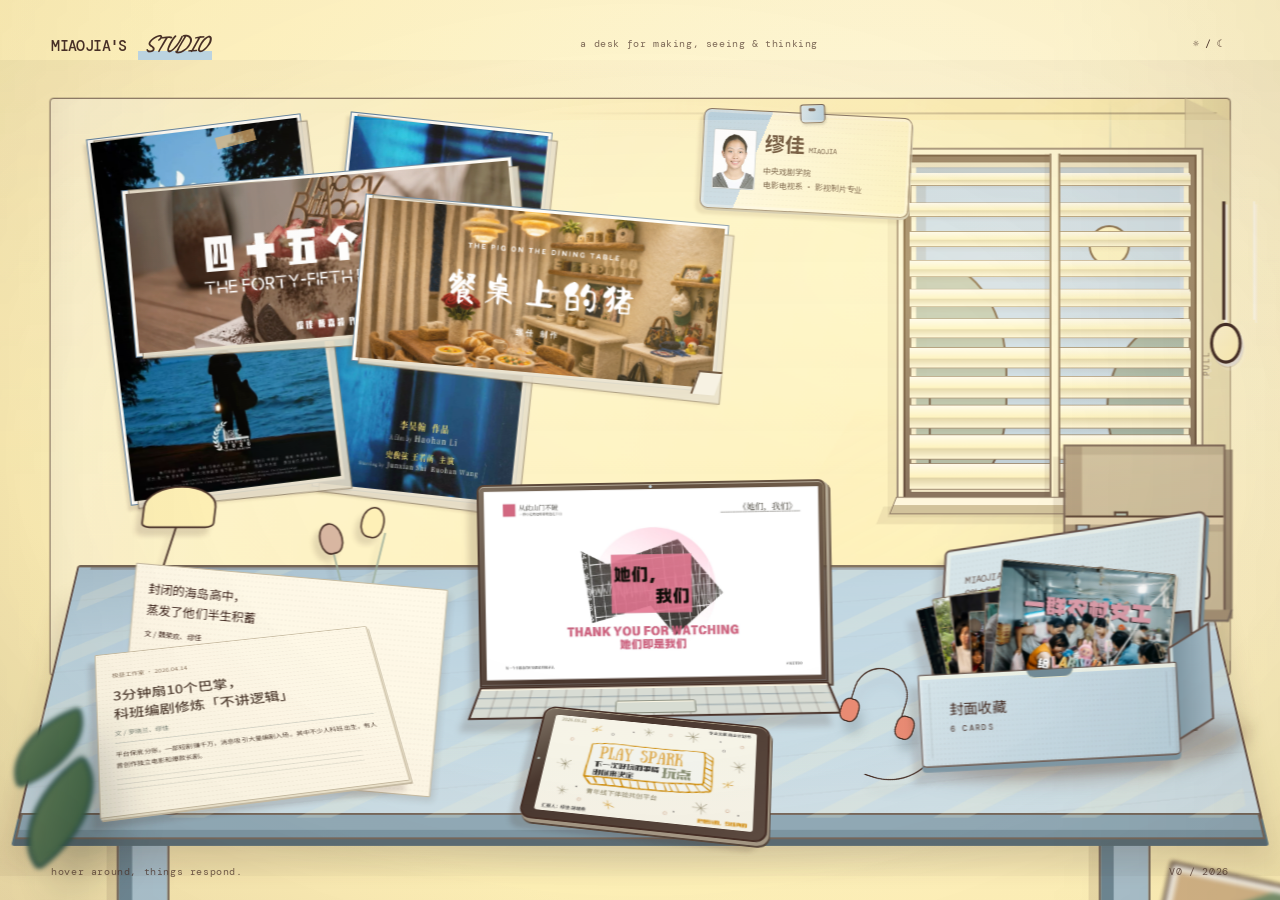
<file: index.html>
<!doctype html>
<html lang="zh-CN">
<head>
<meta charset="UTF-8">
<meta name="viewport" content="width=device-width,initial-scale=1.0">
<title>MIAOJIA'S STUDIO</title>
<link rel="preconnect" href="https://fonts.googleapis.com">
<link rel="preconnect" href="https://fonts.gstatic.com" crossorigin>
<link href="https://fonts.googleapis.com/css2?family=Caveat:wght@500;600&family=DM+Mono:wght@400;500&family=Noto+Sans+SC:wght@400;500;700&display=swap" rel="stylesheet">
<link rel="stylesheet" href="style.css?v=31">
<link rel="stylesheet" href="space.css?v=36">
<link rel="stylesheet" href="atmosphere.css?v=37">
<link rel="stylesheet" href="palette.css?v=38">
<link rel="stylesheet" href="depth.css?v=39">
<link rel="stylesheet" href="materials.css?v=40">
<link rel="stylesheet" href="desktop-home.css?v=44">
</head>
<body>
<main class="studio" id="studio">
<header>
<a class="logo" href="#">MIAOJIA'S <i>STUDIO</i>
</a>
<span class="eyebrow">a desk for making, seeing & thinking</span>
<nav class="site-nav" aria-label="网站导航">
<button id="about-link">ABOUT</button>
<button id="desk-link">DESK</button>
<button id="covers-link">封面卡片盒</button>
</nav>
<button id="light-switch" aria-label="切换昼夜">☼ / ☾</button>
</header>
<section class="room cartoon-room-mode">
<div class="layer layer-background">
<div class="floor-plane">
</div>
<div class="side-plane">
</div>
<div class="wall">
</div>
<div class="window">
<div class="sky">
<span class="sun">
</span>
<span class="tree tree-a">
</span>
<span class="tree tree-b">
</span>
</div>
<div class="blinds" id="blinds" aria-hidden="true">
<span></span>
<span></span>
<span></span>
<span></span>
<span></span>
<span></span>
<span></span>
<span></span>
<span></span>
<span></span>
<span></span>
</div>
</div>
<div class="window-light">
</div>
</div>
<div class="layer layer-art">
<button id="id-entry" class="studio-id wall-id" aria-label="查看缪佳的个人 ID 卡"><img src="assets/miaojia-portrait.jpg" alt="缪佳"><span><b>缪佳 <i>MIAOJIA</i></b><small>中央戏剧学院<br>电影电视系 · 影视制片专业</small></span></button>
<div class="poster-wall">
<button class="poster p-seagull has-image" data-title="海鸥" aria-label="播放短片《海鸥》">
<img src="assets/seagull.jpg" alt="短片《海鸥》原始海报">
</button>
<div class="tape">
</div>
<button class="poster p-farewell has-image" data-title="再见，永别" aria-label="播放短片《再见，永别》">
<img src="assets/farewell.jpg" alt="短片《再见，永别》原始海报">
</button>
</div>
</div>
<div class="layer layer-work">
<div class="shelf">
<div class="book b1">
</div>
<div class="book b2">
</div>
<div class="book b3">
</div>
<button class="tile-cat">
<i>
</i>
<b>瓦猫</b>
</button>
</div>
<div class="desk">
</div>
<div class="desk-leg leg-left">
</div>
<div class="desk-leg leg-right">
</div>
<div class="lamp">
<button class="lamp-switch" aria-label="打开台灯" aria-pressed="false"></button>
<div class="shade">
</div>
<div class="arm">
</div>
<div class="base">
</div>
<div class="glow">
</div>
</div>
<div class="flowers">
<div class="glass">
</div>
<i class="stem s1">
</i>
<i class="stem s2">
</i>
<b class="tulip t1">
</b>
<b class="tulip t2">
</b>
</div>
<button class="laptop" id="laptop" aria-label="翻阅《思凡》剧本策划">
<div class="screen screen-project-cover">
<img src="assets/documents/sifan-pages/page-42.jpg" alt="《思凡》剧本策划最后一页">
</div>
<div class="keyboard">
</div>
</button>
<div class="headphones">
<span class="band">
</span>
<span class="cup left">
</span>
<span class="cup right">
</span>
<i>
</i>
</div>
</div>
<div class="layer layer-cover-object">
<button class="desk-cover-box" id="covers-entry" aria-label="打开桌上的封面卡片盒" aria-haspopup="dialog">
<span class="desk-box-lid" aria-hidden="true">MIAOJIA'S<br>COLLECTION</span>
<span class="desk-box-interior" aria-hidden="true"></span>
<span class="desk-box-cards" aria-hidden="true"></span>
<span class="desk-box-side" aria-hidden="true"></span>
<span class="desk-box-front"><span>封面收藏</span><small>6 CARDS</small></span>
</button>
</div>
<div class="layer layer-birthday">
<div class="poster-wall">
<button class="poster p-birthday has-image" data-title="四十五个生日" aria-label="播放短片《四十五个生日》">
<img src="assets/forty-five-birthdays.png" alt="短片《四十五个生日》原始横版海报">
</button>
</div>
</div>
<div class="layer layer-pig">
<div class="poster-wall">
<button class="poster p-pig has-image front" data-title="餐桌上的猪" aria-label="播放短片《餐桌上的猪》">
<img src="assets/pig-on-dining-table.png" alt="短片《餐桌上的猪》原始横版海报">
</button>
</div>
</div>
<div class="layer layer-foreground">
<button class="pull" id="pull" aria-label="向下拉动窗绳，逐档调整百叶窗角度">
<span>
</span>○</button>
<button class="paper report" data-paper="报道稿" aria-label="打开报道与记录，两篇作品">
<em>极昼工作室 · 2026.04.14</em>
<strong>3分钟扇10个巴掌，<br>科班编剧修炼「不讲逻辑」</strong>
<span class="manuscript-byline">文 / 罗晓兰、缪佳</span>
<span class="manuscript-intro">平台保底分账，一部短剧赚千万，消息吸引大量编剧入场。其中不少人科班出生，有人曾创作独立电影和爆款长剧。</span>
<span class="manuscript-lines" aria-hidden="true"></span>
</button>
<div class="paper scraps one" aria-hidden="true">封闭的海岛高中，<br>蒸发了他们半生积蓄<span>文 / 魏荣欢、缪佳</span></div>
</div>
<div class="layer layer-wandian-note">
<button class="paper note" data-paper="玩点" aria-label="翻阅玩点商业计划书">
<img src="assets/documents/wandian-pages/page-24.jpg" alt="玩点商业计划书最后一页">
</button>
</div>
<div class="layer layer-near" aria-hidden="true">
<div class="near-plant">
<i class="leaf l1"></i>
<i class="leaf l2"></i>
<i class="leaf l3"></i>
<i class="leaf l4"></i>
<i class="leaf l5"></i>
</div>
<div class="near-books">
<span></span>
<span></span>
</div>
<div class="near-photo"></div>
</div>
<div class="depth-vignette" aria-hidden="true">
</div>
</section>
<footer>
<span>hover around, things respond.</span>
<span>V0 / 2026</span>
</footer>
</main>
<dialog id="dialog">
<button class="close">×</button>
<div class="dialog-body">
</div>
</dialog>
<script src="reports.js?v=31"></script>
<script src="script.js?v=43">
</script>
</body>
</html>
</file>
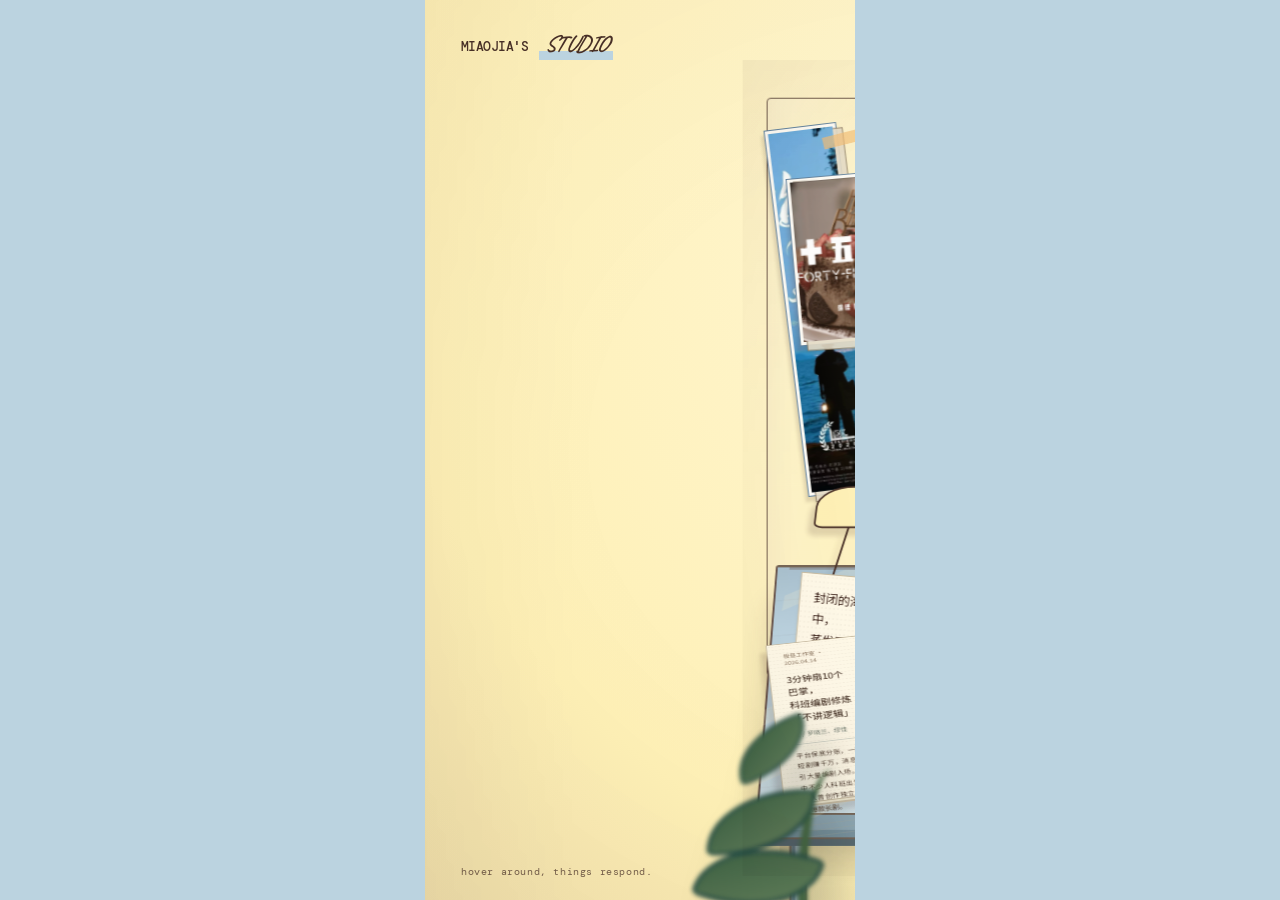
<file: mobile.html>
<!doctype html><html lang="zh-CN"><meta charset="utf-8"><meta name="viewport" content="width=device-width,initial-scale=1"><title>MIAOJIA'S STUDIO · 手机端</title><style>html,body{margin:0;height:100%;background:#bbd3e0}iframe{display:block;width:100%;max-width:430px;height:100%;border:0;margin:auto}</style><iframe src="/" title="缪佳的工作室"></iframe></html>
</file>
<file: style.css>
:root{--cream:#fffaf0;--ink:#194a78;--blue:#2d6da3;--pink:#e7838a;--green:#6da964;--orange:#e98b47;--line:2px solid var(--ink)}
*{box-sizing:border-box}
body{margin:0;background:#e7dac6;color:var(--ink);font-family:"Noto Sans SC",sans-serif;overflow:hidden}
.studio{width:100vw;height:100vh;min-height:620px;position:relative;background:radial-gradient(circle at 72% 33%,#fff9e9 0%,#f8ecd9 42%,#d8c2a7 118%);overflow:hidden}
.studio:before{content:"";position:absolute;inset:0;pointer-events:none;z-index:18;background:linear-gradient(90deg,rgba(64,40,25,.07),transparent 14%,transparent 82%,rgba(70,44,25,.1)),radial-gradient(ellipse at center,transparent 48%,rgba(68,42,24,.08) 100%);mix-blend-mode:multiply}
header,footer{position:absolute;left:clamp(20px,4vw,72px);right:clamp(20px,4vw,72px);display:flex;justify-content:space-between;align-items:center;z-index:20;font-family:"DM Mono",monospace;font-size:10px;letter-spacing:.06em}
header{top:24px}
.logo{color:var(--ink);text-decoration:none;font-size:15px;font-weight:500;letter-spacing:-.04em}
.logo i{font-family:Caveat,cursive;font-size:23px;font-weight:600;margin-left:3px}
.eyebrow{opacity:.7}
header button{background:none;border:0;color:var(--ink);font:inherit;cursor:pointer;padding:6px}
footer{bottom:20px;opacity:.75}
.room{--scene-x:0;--scene-y:0;--tilt-x:0deg;--tilt-y:0deg;position:absolute;width:min(1420px,100vw);height:min(820px,90vh);left:50%;top:53%;transform:translate(-50%,-49%);perspective:1120px;perspective-origin:50% 52%;transform-style:preserve-3d}
.room:before{content:"";position:absolute;left:1%;right:1%;bottom:-4%;height:39%;background:radial-gradient(ellipse at center,rgba(49,48,45,.27),rgba(39,74,102,.08) 42%,transparent 72%);filter:blur(18px);transform:translateZ(-10px) rotateX(66deg);transform-origin:center bottom;pointer-events:none;z-index:0}
.room:after{content:"";position:absolute;inset:4% 2% 17% 2%;pointer-events:none;z-index:11;background:radial-gradient(ellipse at 80% 24%,rgba(255,220,128,var(--daylight,.35)) 0%,rgba(255,226,150,calc(var(--daylight,.35)*.35)) 35%,transparent 67%);mix-blend-mode:screen;transition:background .25s ease}
.layer{position:absolute;inset:0;transform-style:preserve-3d;pointer-events:none;will-change:transform;transition:transform .36s cubic-bezier(.2,.75,.25,1),filter .36s ease}
.layer button,.layer .blinds{pointer-events:auto}
.layer-background{z-index:1;filter:saturate(.92) blur(.28px);transform:translate3d(calc(var(--scene-x)*-.7px),calc(var(--scene-y)*-.4px),-145px) scale(.985) rotateX(calc(1.4deg + var(--tilt-y))) rotateY(calc(-.5deg + var(--tilt-x)))}
.layer-art{z-index:4;filter:saturate(.96) blur(.12px);transform:translate3d(calc(var(--scene-x)*-1.8px),calc(var(--scene-y)*-1px),-12px) rotateY(calc(-1.2deg + var(--tilt-x))) rotateX(calc(.5deg + var(--tilt-y)))}
.layer-work{z-index:8;transform:translate3d(calc(var(--scene-x)*-4.6px),calc(var(--scene-y)*-2.8px),94px) rotateX(calc(1deg + var(--tilt-y))) rotateY(var(--tilt-x))}
.layer-pig{z-index:11;transform:translate3d(calc(var(--scene-x)*-5.7px),calc(var(--scene-y)*-3.3px),132px) rotateY(var(--tilt-x))}
.layer-foreground{z-index:12;filter:blur(.34px);transform:translate3d(calc(var(--scene-x)*-8.3px),calc(var(--scene-y)*-4.8px),205px) scale(1.025) rotateY(var(--tilt-x))}
.layer-near{z-index:14;filter:blur(2.1px) saturate(.86);transform:translate3d(calc(var(--scene-x)*-13px),calc(var(--scene-y)*-7.5px),330px) scale(1.09) rotateY(var(--tilt-x))}
.wall{position:absolute;inset:0 0 19% 0;background:radial-gradient(circle at 76% 22%,rgba(255,255,255,.93),transparent 32%),linear-gradient(118deg,#fffdf8 3%,#f8ead8 48%,#e6d0b6 100%);border:var(--line);border-radius:0 0 3px 8px;box-shadow:0 36px 50px rgba(54,63,67,.1),inset -34px 0 58px rgba(104,73,43,.11);transform:translateZ(-62px) rotateX(1deg);transform-origin:center bottom}
.wall:before{content:"";position:absolute;top:0;right:10%;bottom:0;width:2px;background:linear-gradient(transparent,rgba(25,74,120,.22) 12%,rgba(25,74,120,.13) 88%,transparent);box-shadow:9px 0 18px rgba(61,53,41,.07)}
.wall:after{content:"";position:absolute;left:0;right:0;bottom:-14px;height:14px;background:#d8c9aa;border:var(--line);border-top:0;clip-path:polygon(0 0,100% 0,98.8% 100%,1.2% 100%)}
.floor-plane{position:absolute;left:0;right:0;bottom:-4%;height:38%;background:linear-gradient(165deg,#cda97d 0%,#edddc5 36%,#b98b59 100%);border:var(--line);clip-path:polygon(2% 0,98% 0,100% 100%,0 100%);transform:translateZ(-52px) rotateX(60deg);transform-origin:center top;opacity:.94;box-shadow:inset 0 22px 30px rgba(88,65,39,.12)}
.floor-plane:after{content:"";position:absolute;inset:0;background:repeating-linear-gradient(168deg,transparent 0 45px,rgba(25,74,120,.08) 46px 48px)}
.side-plane{position:absolute;right:1.6%;top:5%;bottom:22%;width:7%;background:linear-gradient(90deg,#e9ddc8,#f8f0df);border:var(--line);clip-path:polygon(0 0,100% 5%,100% 96%,0 100%);transform:translateZ(-45px) rotateY(-23deg);transform-origin:left center;opacity:.86}
.desk{position:absolute;left:-4%;right:-4%;bottom:2%;height:34%;background:linear-gradient(155deg,#d8ad73 0%,#edc995 42%,#b97c42 100%);border:var(--line);clip-path:polygon(4% 4%,96% 0,100% 85%,1% 100%);transform:translateZ(24px) rotateX(13deg) rotateZ(-.5deg);transform-origin:center bottom;box-shadow:22px 29px 0 #78543145,0 34px 48px rgba(31,40,45,.25),inset 0 7px 18px rgba(255,250,235,.45)}
.desk:before{content:"";position:absolute;left:1%;right:0;bottom:0;height:20px;background:#d9b77e;border-top:var(--line);transform:translateY(10px);box-shadow:0 12px 24px rgba(31,57,72,.14)}
.desk-leg{position:absolute;bottom:0;width:4.2%;height:19%;background:linear-gradient(90deg,#c59455,#f0c987 45%,#b87b42);border:var(--line);z-index:0;transform:translateZ(-5px) skewX(-4deg);box-shadow:12px 10px 18px rgba(40,51,58,.18)}
.leg-left{left:8%}
.leg-right{right:9%;transform:translateZ(-5px) skewX(5deg)}
.window{position:absolute;transform:translateZ(-22px) rotateY(-3deg);transform-origin:right center;width:29%;height:48%;right:8%;top:12%;border:6px solid #f8f0df;outline:var(--line);background:#d4e8ec;overflow:visible;z-index:8;box-shadow:inset 8px 8px 15px rgba(25,74,120,.12),10px 13px 20px rgba(50,56,57,.13)}
.window:before{content:"";position:absolute;top:-9px;bottom:-9px;left:50%;width:5px;background:#f5ead6;border-left:var(--line);border-right:var(--line);z-index:4;pointer-events:none}
.window:after{content:"";position:absolute;left:-14px;right:-16px;bottom:-17px;height:12px;background:#ddc19a;border:var(--line);transform:skewX(-10deg);box-shadow:5px 8px 10px rgba(41,49,52,.14);z-index:5}
.sky{position:absolute;inset:0;overflow:hidden;background:#b8dbe0}
.sun{position:absolute;width:42px;height:42px;border-radius:50%;background:#ffd26b;top:18%;right:20%;border:var(--line)}
.tree{position:absolute;bottom:-5%;width:58%;height:75%;background:#7da959;border:var(--line);border-radius:52% 48% 45% 55%;opacity:.95}
.tree:after{content:"";position:absolute;border-left:var(--line);height:75%;left:50%;bottom:-22%}
.tree-a{left:-24%}
.tree-b{right:-29%;height:58%;background:#568c63}
.window-light{position:absolute;right:3%;top:42%;width:42%;height:35%;background:linear-gradient(152deg,rgba(255,226,149,calc(var(--daylight,.35)*.48)),rgba(255,237,190,calc(var(--daylight,.35)*.1)) 48%,transparent 72%);clip-path:polygon(31% 0,100% 0,77% 100%,0 100%);transform:translateZ(-16px) rotateX(12deg);transform-origin:right top;filter:blur(4px);opacity:.7;pointer-events:none;transition:opacity .45s ease}
.blinds{--slat-angle:44deg;position:absolute;inset:-1px;display:flex;flex-direction:column;justify-content:space-between;padding:4px 0 3px;perspective:420px;cursor:default;overflow:hidden;z-index:3}
.blinds span{display:block;width:103%;height:8.5%;margin-left:-1.5%;background:linear-gradient(180deg,#fffdf6 0%,#f4ead6 54%,#cfb990 58%,#fffaf0 100%);border-top:1.5px solid var(--ink);border-bottom:1.5px solid var(--ink);transform:rotateX(var(--slat-angle));transform-origin:center;box-shadow:0 5px 7px rgba(25,55,73,.2);transition:transform .5s cubic-bezier(.25,.8,.2,1),filter .5s ease;will-change:transform}
.blinds span:nth-child(2n){transition-delay:.018s}
.blinds span:nth-child(3n){transition-delay:.036s}
.pull{--pull-y:0px;position:absolute;right:3.2%;top:24%;z-index:50;width:62px;height:170px;padding:0;background:transparent;border:0;color:var(--ink);font-size:28px;line-height:1;cursor:grab;touch-action:none;filter:drop-shadow(2px 3px 0 rgba(255,250,240,.95));transform:translateY(var(--pull-y));transition:transform .22s cubic-bezier(.2,.9,.3,1)}
.pull:active{cursor:grabbing;transition:none}
.pull:before{content:"PULL";position:absolute;right:42px;bottom:13px;font:8px "DM Mono";letter-spacing:.16em;color:var(--ink);opacity:.55;transform:rotate(-90deg);transform-origin:right bottom}
.pull span{display:block;height:116px;border-left:3px solid var(--ink);margin:0 0 4px 30px;background:linear-gradient(90deg,transparent 27px,rgba(255,255,255,.85) 28px,transparent 30px)}
.pull:after{content:"";position:absolute;left:18px;bottom:0;width:25px;height:34px;border:3px solid var(--ink);border-radius:50%;background:linear-gradient(135deg,#f8d189,#e6a557);box-shadow:3px 5px 0 rgba(25,74,120,.2),inset 3px 3px 5px rgba(255,255,255,.45)}
.poster-wall{position:absolute;left:3%;top:2%;width:62%;height:62%;z-index:4;transform:rotateX(1deg) rotateY(-3deg) translateZ(18px);transform-origin:center right;transform-style:preserve-3d}
.poster{position:absolute;background:#fffdf7;border:1px solid rgba(25,74,120,.68);padding:3px;box-shadow:3px 5px 0 rgba(25,74,120,.1),13px 21px 25px rgba(51,43,35,.2);cursor:pointer;transition:transform .32s cubic-bezier(.2,.78,.2,1),box-shadow .32s;backface-visibility:hidden}
.poster:before{content:"";position:absolute;inset:4px -7px -8px 6px;background:#d9cdb6;border:1.5px solid var(--ink);z-index:-1;transform:translateZ(-8px) skewY(1.5deg);opacity:.9}
.poster:hover{box-shadow:5px 8px 0 rgba(25,74,120,.18),18px 28px 28px rgba(33,50,63,.19)}
.poster img{width:100%;height:100%;object-fit:cover;display:block}
.p-seagull{width:26%;height:84%;left:3%;top:11%;transform:translateZ(-22px) rotate(-8deg);z-index:1}
.p-seagull:hover{transform:translateZ(-8px) translateY(-7px) rotate(-5deg)}
.p-farewell{width:26%;height:82%;left:32%;top:2%;transform:translateZ(8px) rotate(6deg)}
.p-farewell:hover{transform:translateZ(22px) translateY(-7px) rotate(3deg)}
.missing{background:repeating-linear-gradient(135deg,#fffdf7 0 10px,#f3e9d6 10px 12px);font-family:Caveat,cursive;color:var(--blue);display:flex;flex-direction:column;justify-content:center;align-items:center;text-align:center}
.missing span{font-size:clamp(17px,2vw,27px);line-height:1.05}
.missing small{font:7px "DM Mono";margin-top:10px;color:var(--pink)}
.p-birthday{width:46%;height:42%;right:4%;top:26%;transform:translateZ(62px) rotate(-5deg);z-index:8}
.p-birthday:hover{transform:translateZ(77px) translateY(-7px) rotate(-3deg)}
.p-pig{width:47%;height:26%;right:3%;top:34%;bottom:auto;transform:translateZ(122px) rotate(4deg);z-index:20;box-shadow:5px 8px 0 rgba(25,74,120,.13),18px 26px 30px rgba(51,43,35,.22)}
.p-pig:hover{transform:translateZ(142px) translateY(-8px) rotate(3deg)}
.front:after{content:"";position:absolute;width:22px;height:22px;right:-4px;bottom:-4px;background:#f5efdf;border-left:var(--line);border-top:var(--line);transform:skew(-15deg)}
.tape{position:absolute;width:40px;height:12px;background:#f3bd74aa;z-index:5;transform:rotate(-14deg);left:19%;top:5%}
.shelf{position:absolute;transform:translateZ(52px) rotateY(-10deg) rotateX(3deg);transform-origin:right bottom;box-shadow:10px 13px 0 #9d663855,22px 27px 30px rgba(31,42,48,.2);right:2%;bottom:19%;width:20%;height:34%;border:var(--line);background:linear-gradient(135deg,#dba768,#ad6c37);z-index:7;padding:10px;display:flex;align-items:flex-end;gap:5px}
.shelf:after{content:"";position:absolute;left:-2px;right:-9px;bottom:-10px;height:10px;background:#ca8145;border:var(--line);border-top:0;transform:skewX(-18deg);transform-origin:left top}
.shelf:before{content:"";position:absolute;left:0;right:0;top:42%;border-top:var(--line)}
.book{width:14px;border:var(--line);border-bottom:0;height:54%;background:#eb8c6f}
.b2{height:44%;background:#75ad76}
.b3{height:62%;background:#578bb1}
.tile-cat{position:absolute;right:13px;bottom:12px;width:48px;height:43px;background:#f5efdf;border:var(--line);border-radius:48% 48% 10% 10%;color:var(--ink);cursor:pointer}
.tile-cat:before,.tile-cat:after{content:"";position:absolute;border:var(--line);width:10px;height:10px;background:#f5efdf;top:-5px}
.tile-cat:before{left:5px;transform:rotate(25deg)}
.tile-cat:after{right:5px;transform:rotate(-25deg)}
.tile-cat i{display:block;width:5px;height:5px;border-radius:50%;background:var(--ink);margin:7px auto 0}
.tile-cat b{font:11px Caveat,cursive}
.lamp{position:absolute;left:7%;bottom:18%;width:165px;height:235px;z-index:9;transform:translateZ(78px) scale(1.08);filter:drop-shadow(16px 23px 14px rgba(42,45,47,.2))}
.shade{position:absolute;width:85px;height:49px;border:var(--line);border-radius:50% 50% 12% 12%;background:#f1b757;top:18px;left:18px;transform:skew(-7deg);z-index:2}
.glow{position:absolute;width:120px;height:100px;background:#ffd86b22;border-radius:50%;top:39px;left:2px;filter:blur(10px)}
.arm{position:absolute;height:105px;border-left:var(--line);left:58px;top:57px;transform:rotate(18deg);transform-origin:top}
.base{position:absolute;bottom:0;left:30px;width:78px;height:22px;border:var(--line);border-radius:50%;background:#f1b757}
.flowers{position:absolute;left:26%;bottom:17%;height:190px;width:110px;z-index:10;transform:translateZ(91px) scale(1.06);filter:drop-shadow(12px 18px 10px rgba(42,48,50,.18))}
.glass{position:absolute;bottom:0;left:24px;width:49px;height:71px;border:var(--line);border-radius:4px 4px 18px 18px;background:#b5e2ec99}
.stem{position:absolute;bottom:54px;height:87px;border-left:2px solid var(--green);transform-origin:bottom}
.s1{left:42px;transform:rotate(-14deg)}
.s2{left:61px;transform:rotate(14deg);height:105px}
.tulip{position:absolute;width:29px;height:39px;background:var(--pink);border:var(--line);border-radius:50% 50% 42% 42%;bottom:130px}
.t1{left:11px;transform:rotate(-15deg)}
.t2{left:53px;bottom:150px;background:#efaa65;transform:rotate(14deg)}
.laptop{position:absolute;width:34%;height:39%;left:36%;bottom:14%;z-index:12;background:none;border:0;padding:0;cursor:pointer;transition:transform .3s,filter .3s;transform:translateZ(112px) rotateX(-2deg) rotate(-.5deg);filter:drop-shadow(18px 26px 16px rgba(31,38,42,.25))}
.laptop:hover{transform:translateZ(132px) translateY(-8px) rotateX(-1deg) rotate(0);filter:drop-shadow(18px 25px 15px rgba(38,53,61,.2))}
.screen{height:78%;background:#d0e8e4;border:var(--line);border-radius:5px 5px 0 0;padding:clamp(10px,2vw,25px);text-align:left;display:flex;flex-direction:column;justify-content:space-between;color:var(--ink)}
.screen small{font:8px "DM Mono"}
.screen strong{font:clamp(17px,2.1vw,30px) Caveat,cursive;line-height:.85}
.screen span{font:9px "DM Mono"}
.screen-project-cover{padding:10px;background:#e5d8d1;gap:0;box-shadow:inset 0 0 18px #59424718}
.screen-project-cover img{display:block;width:100%;height:100%;object-fit:contain;min-height:0;filter:drop-shadow(0 3px 4px #59424724)}
.screen-project-cover span{font:10px/1.4 "Noto Sans SC",sans-serif;text-align:center}
.keyboard{height:22%;background:#f7c471;border:var(--line);border-top:0;clip-path:polygon(0 0,100% 0,92% 100%,8% 100%)}
.headphones{position:absolute;left:63%;bottom:10%;height:100px;width:140px;z-index:13;transform:translateZ(142px) rotateX(7deg) rotate(18deg);filter:drop-shadow(11px 16px 8px rgba(38,53,61,.18))}
.band{position:absolute;border:var(--line);border-bottom:0;border-radius:80px 80px 0 0;width:87px;height:81px;left:17px}
.cup{position:absolute;width:30px;height:38px;background:#ea8c74;border:var(--line);border-radius:40%}
.cup.left{left:6px;bottom:0}
.cup.right{right:12px;bottom:0}
.headphones i{position:absolute;width:100px;height:85px;border:var(--line);border-left:0;border-top:0;border-radius:0 0 90px 0;bottom:-72px;left:75px}
.paper{border:var(--line);background:#fffdf7;color:var(--ink);text-align:left;cursor:pointer;z-index:15;box-shadow:12px 15px 0 #235a8120;transition:transform .2s}
.paper:hover{transform:translateY(-12px)!important}
.report{position:absolute;left:6%;bottom:4%;width:28%;height:27%;padding:14px 16px 13px 34px;transform:translateZ(22px) rotateX(5deg) rotate(-7deg);border-radius:3px 7px 7px 3px;background:repeating-linear-gradient(0deg,#194a7804 0 1px,transparent 1px 4px),#f9edce;box-shadow:3px 4px 0 #fffaf0,4px 5px 0 #194a7880,7px 8px 0 #e5dcc8,8px 9px 0 #194a7860,15px 18px 18px #29384230;isolation:isolate}
.report{left:12%;bottom:12%;width:24%;height:26%}
.report:after{content:"";position:absolute;right:18px;top:-8px;width:19px;height:32px;background:#d97767;clip-path:polygon(0 0,100% 0,100% 100%,50% 80%,0 100%);transform:rotate(5deg)}
.report .report-spine{position:absolute;left:0;top:0;bottom:0;width:19px;background:#285873;color:#f9edce;writing-mode:vertical-rl;text-align:center;font:8px/19px "DM Mono",monospace;letter-spacing:3px;border-radius:2px 0 0 2px}
.report em{display:flex;justify-content:space-between;padding-bottom:7px;border-bottom:1px solid #194a7855;font:8px/1.4 "Noto Sans SC",sans-serif;font-style:normal;letter-spacing:1px}
.report em b{font:8px "DM Mono",monospace;padding-right:14px}
.report strong{position:relative;z-index:1;display:block;margin:8px 0 4px;font:700 clamp(21px,2.7vw,37px)/1.07 "Noto Serif SC","Songti SC",serif;letter-spacing:.12em}
.report strong span{display:block;margin-left:12px;color:#bd6858;font:inherit}
.report .report-illustration{position:absolute;width:52%;height:65%;right:1%;top:20%;transform:rotate(8deg);pointer-events:none}
.report .report-edition{position:absolute;bottom:10px;left:34px;right:16px;display:flex;justify-content:space-between;border-top:1px solid #194a7855;padding-top:6px;font:7px "DM Mono",monospace;letter-spacing:.1em}
.report .report-edition i{font-style:normal;color:#bd6858}
.paper.report:hover{transform:translateZ(28px) rotateX(5deg) rotate(-4deg) translateY(-6px)!important}
.report:focus-visible{outline:3px solid #df8272;outline-offset:6px}
.reports-dialog{width:min(840px,94vw);max-width:94vw;max-height:88dvh;overflow:auto;border:1px solid #d9d1bf;border-radius:4px;background:#fbf8ef;color:#343e36;box-shadow:0 25px 80px #152b3850;scrollbar-width:thin;scrollbar-color:#b8bbab transparent}
.reports-dialog::backdrop{background:#23312ea6;backdrop-filter:blur(5px)}
.reports-dialog .dialog-body{padding:0;font-family:"Noto Sans SC",sans-serif;font-size:15px;line-height:1.8}
.reports-dialog .close{position:sticky;float:right;top:10px;right:14px;margin:10px 14px 0 0;color:#677369;z-index:5}
.reports-home,.report-reading{padding:46px 64px 56px;clear:both}
.reports-dialog .reports-kicker{font-size:11px;letter-spacing:.13em;color:#8d7761;margin:0 0 18px}
.reports-dialog .dialog-body h2{font:500 32px/1.55 "Noto Sans SC",sans-serif;letter-spacing:.02em;margin:0 0 20px;outline:none}
.reports-dialog .reports-intro{font-size:13px;color:#899083;margin-bottom:32px}
.reports-list{border-top:1px solid #d8d8cb}
.report-entry{width:100%;display:flex;gap:20px;align-items:flex-start;text-align:left;background:none;border:0;border-bottom:1px solid #d8d8cb;padding:30px 0;color:inherit;cursor:pointer}
.report-entry-number{font:11px/2 "DM Mono",monospace;color:#aa8d70}
.report-entry-copy{flex:1;display:flex;flex-direction:column;gap:12px}
.report-entry-meta{display:flex;justify-content:space-between;gap:12px;font:11px/1.8 "Noto Sans SC",sans-serif;color:#8a9083}
.report-entry-copy strong{font:500 21px/1.7 "Noto Sans SC",sans-serif}
.report-entry-byline{font:11px/1.6 "Noto Sans SC",sans-serif;color:#7c8478}
.report-entry-arrow{font:20px/1.8 sans-serif;color:#8b967d}
.report-entry:hover strong{color:#9e624e}
.report-entry:focus-visible,.reports-back:focus-visible,.report-next:focus-visible{outline:2px solid #8a9b78;outline-offset:4px}
.reports-back{border:0;background:none;font:12px "Noto Sans SC",sans-serif;color:#788371;padding:0;margin:0 0 32px;cursor:pointer}
.report-byline{display:flex;flex-wrap:wrap;gap:8px 24px;padding-bottom:26px;border-bottom:1px solid #d8d8cb;font-size:12px;color:#7c8478}
.report-prose{padding:28px 0 10px}
.reports-dialog .report-prose p{font-size:16px;line-height:2.1;margin:0 0 24px;text-align:justify;overflow-wrap:anywhere}
.reports-dialog .report-prose .report-section-label{font-size:10px;letter-spacing:.2em;color:#9e8972;margin-bottom:22px}
.report-source{border-top:1px solid #d8d8cb;padding:25px 0;color:#88917f;font-size:11px}
.report-source a{color:#4f6b54;font-size:14px;text-decoration:underline;text-underline-offset:6px}
.report-source-links{display:flex;gap:16px 28px;flex-wrap:wrap}
.reports-dialog .report-source p{font-size:11px;line-height:1.8;margin:18px 0 6px}
.report-next{border:0;border-top:1px solid #d8d8cb;background:none;padding:22px 0 0;width:100%;text-align:left;color:#5f6e58;cursor:pointer;font:13px/1.9 "Noto Sans SC",sans-serif}
.report-next small{display:block;color:#9a9e91;font-size:10px;margin-bottom:8px}
@media(max-width:650px){.reports-home,.report-reading{padding:28px 24px 36px}.reports-dialog .dialog-body h2{font-size:25px}.report-entry{gap:12px}.report-entry-copy strong{font-size:18px}.report-entry-meta{flex-wrap:wrap;gap:4px 12px}.reports-dialog .report-prose p{font-size:15px;line-height:2}}
.note{position:absolute;right:33%;bottom:5%;width:19%;height:20%;padding:13px 17px;background:#f7d475;transform:translateZ(130px) rotate(3deg);font-family:"Noto Sans SC",sans-serif;display:flex;flex-direction:column;justify-content:center;gap:6px}
.note b{display:block;font-size:clamp(22px,2.4vw,34px)}
.note span{font:14px/1.4 "Noto Sans SC",sans-serif;letter-spacing:.08em}
.note small{font:11px/1.4 "Noto Sans SC",sans-serif;border-top:1px solid #194a7850;padding-top:6px}
.note:hover,.note:focus-visible{transform:translateZ(130px) translateY(-6px) rotate(1deg);box-shadow:14px 18px 0 #235a8130}
.layer-wandian-note{z-index:14;transform-style:flat;transform:translate3d(calc(var(--scene-x)*-6px),calc(var(--scene-y)*-3.5px),215px)}
.layer-wandian-note .note{right:34%;bottom:7%;width:19%;height:20%;transform:rotate(3deg)}
.layer-wandian-note .note:hover,.layer-wandian-note .note:focus-visible{transform:translateY(-6px) rotate(1deg)}
.layer-wandian-note .note{width:21%;right:35%;bottom:6%;height:auto;padding:7px;background:#f8f4e9;gap:0;border-radius:3px 8px 5px 2px;transform:rotate(-6deg);box-shadow:3px 4px 0 #ded7bc,5px 6px 0 #194a7860,10px 16px 16px #473c3428}
.note img{width:100%;height:auto;display:block}
.note small{font-size:10px;letter-spacing:0;text-align:center;padding:5px 0;border:0}
.scraps{position:absolute;bottom:0;width:19%;height:13%;padding:12px;font:10px "DM Mono";color:var(--blue);z-index:8}
.one{left:35%;background:#e4f1ec;transform:translateZ(108px) rotate(4deg)}
.two{right:3%;background:#f8dddb;transform:translateZ(125px) rotate(-7deg)}
.near-plant{position:absolute;left:1%;bottom:0;width:225px;height:300px;transform:rotate(-8deg);filter:drop-shadow(18px 23px 18px rgba(25,35,30,.24))}
.near-plant:before{content:"";position:absolute;left:89px;bottom:0;width:50px;height:190px;border-left:8px solid #41663e;transform:rotate(8deg);border-radius:50%}
.near-plant .leaf{position:absolute;display:block;width:95px;height:58px;background:linear-gradient(145deg,#315c3c,#67845a);border:3px solid #244f44;border-radius:100% 8% 100% 8%;transform-origin:right center}
.near-plant .l1{left:7px;bottom:62px;transform:rotate(26deg)}
.near-plant .l2{left:16px;bottom:120px;transform:rotate(8deg) scale(.92)}
.near-plant .l3{left:82px;bottom:92px;transform:rotate(150deg) scale(.9)}
.near-plant .l4{left:83px;bottom:158px;transform:rotate(166deg) scale(.74)}
.near-plant .l5{left:21px;bottom:190px;transform:rotate(-12deg) scale(.68)}
.near-books{position:absolute;left:8%;bottom:1%;width:290px;height:104px;transform:rotate(-3deg);filter:drop-shadow(12px 17px 13px rgba(41,34,28,.24))}
.near-books span{position:absolute;left:0;display:block;height:47px;border:3px solid var(--ink);border-radius:4px;background:linear-gradient(180deg,#eee4d2,#cdbb9e)}
.near-books span:first-child{bottom:0;width:290px;background:linear-gradient(180deg,#395f58,#244b48)}
.near-books span:last-child{bottom:45px;left:22px;width:255px;background:linear-gradient(180deg,#efe5d3,#cdbb9e)}
.near-photo{position:absolute;right:5%;bottom:0;width:260px;height:165px;border:8px solid #f6efdf;outline:3px solid var(--ink);background:linear-gradient(150deg,#d6b481 0 26%,#77936b 27% 54%,#7aa4b1 55%);transform:rotate(7deg);box-shadow:18px 24px 18px rgba(43,34,27,.23)}
.depth-vignette{position:absolute;inset:-4%;z-index:17;pointer-events:none;background:radial-gradient(ellipse at 52% 48%,transparent 38%,rgba(79,48,27,.055) 68%,rgba(47,30,20,.17) 112%),linear-gradient(180deg,rgba(255,227,181,.08),transparent 52%);mix-blend-mode:multiply}
.projects-dialog{width:min(940px,94vw);max-width:94vw;max-height:86vh;border:1px solid #d1cbbb;border-radius:5px;background:#f8f4e9;color:#344c49;box-shadow:0 24px 70px #152b3840;overflow:auto}
.projects-dialog::backdrop{background:#1f3544a6;backdrop-filter:blur(4px)}
.projects-dialog .dialog-body{padding:0;font-family:"Noto Sans SC",sans-serif}
.projects-dialog .close{position:sticky;float:right;top:8px;right:10px;margin:8px 10px 0 0;z-index:2;color:#344c49}
.projects-home{padding:40px;clear:both}
.projects-home .project-eyebrow{font-size:11px;letter-spacing:.12em;color:#788373;margin:0 0 12px}
.projects-dialog .projects-home h2{font:500 28px/1.5 "Noto Sans SC",sans-serif;margin:0 0 28px;letter-spacing:.04em}
.project-grid{display:grid;grid-template-columns:1fr 1fr;gap:28px}
.project-card{border:0;border-bottom:1px solid #d1cbbb;background:none;padding:0 0 20px;color:inherit;text-align:left;cursor:pointer;display:flex;flex-direction:column;gap:10px;font:inherit}
.project-card img{width:100%;aspect-ratio:16/9;object-fit:contain;background:white;box-shadow:0 5px 15px #25372912;transition:transform .2s}
.project-card:hover img{transform:translateY(-4px)}
.project-meta{font-size:11px;color:#788373;margin-top:8px}
.project-card strong{font-size:20px;font-weight:500}
.project-subtitle{font-size:13px;color:#788373}
.project-open{font-size:12px;margin-top:10px}
.desk-screenings{display:flex;flex-wrap:wrap;gap:12px;margin-top:30px;align-items:center;font-size:11px;color:#788373}
.desk-screenings button,.project-back{font:12px "Noto Sans SC",sans-serif;border:0;background:none;padding:5px 0;color:#344c49;cursor:pointer}
.desk-screenings button:hover{text-decoration:underline}
.project-back{display:block;margin-bottom:22px}
.project-hero{display:block;width:100%;max-height:36vh;object-fit:contain;background:#fff;margin-bottom:28px}
.project-detail h2{margin-bottom:16px}
.project-detail p{max-width:730px}
.project-detail .project-contents{font-size:13px;color:#6e776b}
.project-detail .project-credit,.project-detail .project-file-note{font-size:11px;color:#788373}
.project-actions{display:flex;flex-wrap:wrap;gap:24px;margin-top:25px}
.project-actions a{font:14px "Noto Sans SC",sans-serif;color:#344c49;text-underline-offset:5px}
@media(max-width:650px){.projects-home{padding:24px}.project-grid{grid-template-columns:1fr}.projects-home h2{font-size:24px}.project-card strong{font-size:18px}}
.reader-dialog{width:min(1440px,96vw);max-width:96vw;max-height:94dvh;padding:0;border:0;border-radius:5px;background:#f8f4e9;color:#344c49;box-shadow:0 24px 70px #152b3840}
.reader-dialog::backdrop{background:#14252bcc;backdrop-filter:blur(5px)}
.reader-dialog .dialog-body{padding:0}
.reader-dialog .close{top:14px;right:16px;color:#344c49;z-index:3}
.project-reader{padding:20px 24px 16px;font:13px/1.6 "Noto Sans SC",sans-serif}
.reader-heading{display:flex;align-items:center;gap:24px;padding:0 38px 16px 0}
.reader-heading button,.reader-controls button{border:0;background:transparent;color:inherit;font:inherit;padding:8px 12px;cursor:pointer;border-radius:3px}
.reader-dialog .reader-heading h2{font:500 16px/1.5 "Noto Sans SC",sans-serif;margin:0}
.reader-stage{position:relative;display:flex;align-items:center;justify-content:center;background:#e7e4db;min-height:160px;touch-action:pan-y;perspective:1600px;cursor:pointer;overflow:hidden}
.reader-turning{position:absolute;inset:0;pointer-events:none;z-index:2}
.reader-hint{font-size:11px;color:#788373}
.reader-controls [aria-pressed="true"]{background:#dce5cc}
.screen .sifan-screen-title{font:500 clamp(25px,3vw,42px)/1.4 "Noto Sans SC",sans-serif}
.sifan-screen-title em{font-style:normal;font-size:.48em;letter-spacing:.14em}
.reader-page{display:block;width:100%;height:min(70dvh,calc(94dvh - 155px));object-fit:contain;user-select:none}
.reader-status{position:absolute;left:50%;top:50%;transform:translate(-50%,-50%);border:0;background:#f8f4e9ed;color:#344c49;padding:12px 20px;font:13px "Noto Sans SC",sans-serif;cursor:pointer}
.reader-status:empty{display:none}
.reader-controls{display:flex;align-items:center;justify-content:space-between;gap:10px;margin-top:12px}
.reader-controls button{border:1px solid #c7cebc}
.reader-controls button:disabled{opacity:.3;cursor:default}
.reader-controls button:not(:disabled):hover,.reader-heading button:hover{background:#e4e8d8}
.reader-controls select{font:inherit;padding:5px;border:1px solid #c7cebc;border-radius:3px;background:#fffdf7;color:inherit}
.reader-announcement{position:absolute;width:1px;height:1px;overflow:hidden;clip-path:inset(50%)}
.reader-dialog{background:#f5f2ea;border:1px solid #ffffff80;border-radius:10px;box-shadow:0 28px 90px #14252b66}
.project-reader{padding:18px 24px 12px}
.reader-heading{border-bottom:1px solid #d6d8cc70;margin-bottom:14px;padding-bottom:10px}
.reader-heading button{font-size:11px;color:#7a8175}
.reader-dialog .reader-heading h2{font-size:13px;font-weight:400;letter-spacing:.08em}
.reader-stage{background:#ebe8df;border-radius:3px;box-shadow:0 4px 18px #25372912}
.reader-controls{justify-content:center;position:relative;min-height:34px;margin-top:12px;color:#858b7b;font:11px "DM Mono",monospace}
.reader-controls select{border:0;background:transparent;color:#344c49;cursor:pointer}
.reader-controls [data-reader-play]{position:absolute;right:0;width:34px;height:34px;padding:0;border:1px solid #c7cebc80;border-radius:50%;font-size:11px;color:#4c6655}
.reader-stage:focus-visible{outline:1px solid #8a9e87;outline-offset:4px}
@media(max-width:650px){.project-reader{padding:14px 10px}.reader-heading{gap:8px;flex-wrap:wrap}.reader-dialog .reader-heading h2{font-size:14px}.reader-controls{font-size:11px}.reader-controls button{padding:8px}.reader-page{height:auto;max-height:68dvh;aspect-ratio:16/9}}
.desk-dialog{border:0;background:transparent;color:var(--ink);box-shadow:none;max-width:min(760px,92vw);padding:0}
.desk-dialog::backdrop{background:rgba(31,53,68,.52);backdrop-filter:blur(4px)}
.desk-home{min-height:430px;padding:28px 30px 22px;background:linear-gradient(145deg,#f6f1df,#d4e7e4);border:3px solid var(--ink);box-shadow:15px 18px 0 rgba(25,74,120,.25);font-family:"Noto Sans SC",sans-serif}
.desk-home-top{display:flex;justify-content:space-between;gap:20px;padding-bottom:15px;border-bottom:2px solid var(--ink);font:11px "DM Mono";letter-spacing:.1em}
.desk-home-top small{font-size:9px;color:var(--pink)}
.desk-home-main{display:grid;grid-template-columns:.9fr 1.3fr;gap:28px;padding:27px 0 18px}
.desk-label,.desk-footer{margin:0;font:10px "DM Mono";letter-spacing:.12em;color:var(--blue)}
.desk-home h2{margin:12px 0 15px;font:clamp(42px,7vw,74px)/.78 Caveat,cursive;color:var(--ink)}
.desk-note{max-width:190px;margin:0;font-size:13px;line-height:1.7}
.desk-film-grid{display:grid;grid-template-columns:1fr 1fr;gap:10px;align-content:start}
.desk-film-grid button{min-height:92px;padding:14px;border:2px solid var(--ink);background:#fffdf4;color:var(--ink);text-align:left;font:18px Caveat,cursive;cursor:pointer;transition:transform .2s,background .2s,box-shadow .2s}
.desk-film-grid button:nth-child(2){background:#f8dcd8}
.desk-film-grid button:nth-child(3){background:#f9d58a}
.desk-film-grid button:nth-child(4){background:#d5e7dc}
.desk-film-grid button:hover{transform:translate(-4px,-5px);box-shadow:5px 6px 0 rgba(25,74,120,.2);background:#fff}
.desk-film-grid span{display:block;margin-bottom:8px;font:9px "DM Mono";color:var(--pink)}
.desk-footer{padding-top:13px;border-top:2px solid var(--ink)}
.screening-dialog .screening-wrap{padding:20px 20px 14px;background:radial-gradient(ellipse at center,rgba(17,40,60,.18) 22%,rgba(5,12,20,.68) 72%,rgba(0,0,0,.88) 100%)}
.screening-dialog video{display:block;width:100%;max-height:68vh;background:#111}
.screening-kicker{margin:0 0 10px;font:10px "DM Mono";letter-spacing:.18em;color:#f1c26c}
.screening-title{margin:12px 0 0;font:15px Caveat,cursive}
@media(max-width:560px){.desk-home{padding:25px 20px}.desk-home-main{grid-template-columns:1fr;gap:18px}.desk-film-grid button{min-height:76px}}
dialog{border:var(--line);background:var(--cream);color:var(--ink);padding:0;box-shadow:13px 15px 0 #1b4b7840;max-width:min(500px,90vw)}
dialog::backdrop{background:#1a4d7188}
.dialog-body{padding:38px;font-family:Caveat,cursive;font-size:24px;line-height:1.2}
.dialog-body h2{margin:0 0 20px;font-size:45px}
.dialog-body p{font-family:"Noto Sans SC",sans-serif;font-size:15px;line-height:1.7}
.close{position:absolute;right:10px;top:7px;background:none;border:0;color:var(--ink);font:30px Caveat,cursive;cursor:pointer}
.night .sky{background:#264f77}
.night .sun{background:#f5efdf;box-shadow:0 0 0 6px #f5efdf44}
.night .wall{background:#f7ecd8}
.night .desk{background:#fff8e8}
.night .window-light{opacity:.15}
.photo-room-mode{width:min(1670px,100vw);height:min(940px,100vh);top:50%;transform:translate(-50%,-50%);perspective:1450px;overflow:hidden;background:#e8d0ae}
.photo-room-mode:before,.photo-room-mode:after{display:none}
.photo-room{position:absolute;inset:0;width:100%;height:100%;object-fit:cover;z-index:0;pointer-events:none;user-select:none}
.photo-room-mode .layer{transition:transform .45s cubic-bezier(.2,.75,.25,1);filter:none}
.photo-room-mode .layer-background{z-index:3;transform:translate3d(calc(var(--scene-x)*-.45px),calc(var(--scene-y)*-.3px),0)}
.photo-room-mode .wall,.photo-room-mode .floor-plane,.photo-room-mode .side-plane,.photo-room-mode .sky,.photo-room-mode .sun,.photo-room-mode .tree,.photo-room-mode .window-light{display:none}
.photo-room-mode .window{right:0;top:0;width:34%;height:63%;border:0;outline:0;background:transparent;box-shadow:none;transform:none;overflow:hidden}
.photo-room-mode .window:before,.photo-room-mode .window:after{display:none}
.photo-room-mode .blinds{inset:0;padding:0;opacity:.22;mix-blend-mode:screen}
.photo-room-mode .blinds span{height:8.6%;background:linear-gradient(180deg,rgba(255,255,255,.95),rgba(245,225,190,.82));border-color:rgba(138,102,66,.55);box-shadow:0 5px 7px rgba(100,70,38,.3)}
.photo-room-mode .layer-art{z-index:8;transform:translate3d(calc(var(--scene-x)*-1.6px),calc(var(--scene-y)*-.9px),22px)}
.photo-room-mode .layer-pig{z-index:13;transform:translate3d(calc(var(--scene-x)*-3.1px),calc(var(--scene-y)*-1.7px),68px)}
.photo-room-mode .poster-wall{left:0;top:0;width:100%;height:100%;transform:none}
.photo-room-mode .poster{padding:3px;border:1px solid rgba(75,53,35,.5);box-shadow:3px 5px 0 rgba(95,64,34,.13),15px 22px 28px rgba(40,29,20,.25)}
.photo-room-mode .poster:before{display:none}
.photo-room-mode .poster:hover{box-shadow:3px 5px 0 rgba(95,64,34,.13),20px 30px 30px rgba(40,29,20,.28)}
.photo-room-mode .p-seagull{width:15.4%;height:41.5%;left:3.4%;top:5.5%;transform:rotate(-2deg)}
.photo-room-mode .p-seagull:hover{transform:translateY(-8px) rotate(-1deg)}
.photo-room-mode .p-farewell{width:16.4%;height:41%;left:20.4%;top:8.3%;transform:rotate(1deg)}
.photo-room-mode .p-farewell:hover{transform:translateY(-8px) rotate(0)}
.photo-room-mode .p-birthday{width:31.5%;height:27%;left:38%;top:7.2%;right:auto;transform:rotate(-1deg)}
.photo-room-mode .p-birthday:hover{transform:translateY(-8px) rotate(0)}
.photo-room-mode .p-pig{width:28.8%;height:17.2%;left:37.5%;top:31%;right:auto;bottom:auto;transform:rotate(1.5deg);box-shadow:3px 5px 0 rgba(95,64,34,.16),18px 27px 33px rgba(40,29,20,.28)}
.photo-room-mode .p-pig:hover{transform:translateY(-8px) rotate(0)}
.photo-room-mode .tape{display:none}
.photo-room-mode .layer-work{z-index:16;transform:translate3d(calc(var(--scene-x)*-4.2px),calc(var(--scene-y)*-2.3px),112px)}
.photo-room-mode .desk,.photo-room-mode .desk-leg,.photo-room-mode .shelf,.photo-room-mode .lamp,.photo-room-mode .flowers,.photo-room-mode .headphones{display:none}
.photo-room-mode .laptop{left:40%;bottom:19%;width:25.5%;height:31%;opacity:0;filter:none;transform:none;z-index:30}
.photo-room-mode .laptop:hover{transform:none;filter:none}
.photo-room-mode .layer-foreground{z-index:22;filter:none;transform:translate3d(calc(var(--scene-x)*-5.2px),calc(var(--scene-y)*-2.9px),175px)}
.photo-room-mode .paper{display:none}
.photo-room-mode .pull{right:6%;top:2%;width:10%;height:44%;color:transparent;filter:none;transform:translateY(var(--pull-y));cursor:grab}
.photo-room-mode .pull span,.photo-room-mode .pull:before,.photo-room-mode .pull:after{opacity:0}
.photo-room-mode .layer-near,.photo-room-mode .depth-vignette{display:none}
.photo-room-mode~footer{z-index:30;color:#5d422e}
@media(max-width:700px){.photo-room-mode{width:100vw;height:100vh;transform:translate(-50%,-50%)}}
.cartoon-room-mode{width:min(1200px,94vw);height:min(730px,79vh);top:55%;transform:translate(-50%,-47%);perspective:1250px;overflow:visible}
.cartoon-room-mode:before{display:block}
.cartoon-room-mode:after{display:block}
.cartoon-room-mode .layer-background{filter:blur(.16px) saturate(.94);transform:translate3d(calc(var(--scene-x)*-.8px),calc(var(--scene-y)*-.5px),-105px) rotateX(calc(1.3deg + var(--tilt-y))) rotateY(calc(-.5deg + var(--tilt-x)))}
.cartoon-room-mode .layer-art{filter:blur(.06px);transform:translate3d(calc(var(--scene-x)*-2px),calc(var(--scene-y)*-1.2px),0) rotateY(calc(-1deg + var(--tilt-x)))}
.cartoon-room-mode .layer-work{transform:translate3d(calc(var(--scene-x)*-4.2px),calc(var(--scene-y)*-2.5px),65px) rotateX(calc(1deg + var(--tilt-y))) rotateY(var(--tilt-x))}
.cartoon-room-mode .layer-birthday{z-index:10;transform:translate3d(calc(var(--scene-x)*-4.7px),calc(var(--scene-y)*-2.8px),90px) rotateY(var(--tilt-x))}
.cartoon-room-mode .layer-pig{transform:translate3d(calc(var(--scene-x)*-5.4px),calc(var(--scene-y)*-3.1px),115px) rotateY(var(--tilt-x))}
.cartoon-room-mode .layer-film-links{z-index:16;transform:translate3d(calc(var(--scene-x)*-5.8px),calc(var(--scene-y)*-3.4px),140px) rotateX(7deg)}
.cartoon-room-mode .layer-foreground{filter:blur(.42px);transform:translate3d(calc(var(--scene-x)*-6.7px),calc(var(--scene-y)*-3.9px),155px) scale(1.025) rotateY(var(--tilt-x))}
.cartoon-room-mode .layer-near{display:block;filter:blur(1.65px) saturate(.9);transform:translate3d(calc(var(--scene-x)*-10px),calc(var(--scene-y)*-5.5px),255px) scale(1.035)}
.cartoon-room-mode .depth-vignette{display:block;z-index:17;opacity:.38}
.cartoon-room-mode .wall{inset:3% 2% 25% 2%;border-radius:5px 11px 3px 8px;transform:translateZ(-55px) rotateX(2deg)}
.cartoon-room-mode .floor-plane{left:3%;right:1%;bottom:1%;height:30%;transform:translateZ(-52px) rotateX(62deg)}
.cartoon-room-mode .side-plane{right:1.6%;top:5%;bottom:23%;width:7%;display:block}
.cartoon-room-mode .desk{left:-2%;right:-2%;bottom:6%;height:32%;transform:translateZ(18px) rotateX(15deg) rotateZ(-1deg)}
.cartoon-room-mode .desk{z-index:1;background:linear-gradient(156deg,#f8d99d 0%,#e6aa5f 45%,#bd7338 100%);box-shadow:14px 21px 0 rgba(112,69,34,.32),0 32px 36px rgba(42,47,45,.22),inset 0 8px 16px rgba(255,247,220,.48)}
.cartoon-room-mode .desk:after{content:"";position:absolute;inset:7% 4% 12% 3%;background:repeating-linear-gradient(165deg,transparent 0 21px,rgba(127,75,35,.12) 22px 24px),linear-gradient(110deg,rgba(255,255,255,.17),transparent 45%);clip-path:polygon(2% 6%,98% 0,100% 83%,0 100%);pointer-events:none}
.cartoon-room-mode .desk:before{height:26px;background:linear-gradient(180deg,#c98545,#9f5d2d);box-shadow:0 15px 21px rgba(55,38,25,.24)}
.cartoon-room-mode .desk-leg{z-index:0;background:linear-gradient(90deg,#9d5d31,#e1a868 44%,#8b4e28);box-shadow:13px 15px 18px rgba(49,38,29,.2)}
.cartoon-room-mode .desk-leg{bottom:0;height:16%}
.cartoon-room-mode .shelf{right:5%;bottom:22%;width:19%;height:30%}
.cartoon-room-mode .lamp{left:13%;bottom:21%;width:145px;height:210px;transform:translateZ(72px) scale(1)}
.cartoon-room-mode .flowers{left:25%;bottom:20%;height:175px;width:100px;transform:translateZ(82px) scale(1)}
.cartoon-room-mode .laptop{left:37%;bottom:18%;width:30%;height:37%;opacity:1;transform:translateZ(105px) rotateX(-2deg) rotate(-1deg)}
.cartoon-room-mode .headphones{left:59%;bottom:16%;transform:translateZ(130px) rotateX(7deg) rotate(18deg) scale(.7)}
.cartoon-room-mode .poster-wall{left:5%;top:7%;width:54%;height:54%;transform:rotateX(2deg) rotateY(-4deg) translateZ(18px)}
.cartoon-room-mode .p-seagull{width:28%;height:76%;left:2%;top:9%;transform:translateZ(-22px) rotate(-8deg)}
.cartoon-room-mode .p-farewell{width:27%;height:78%;left:34%;top:0;transform:translateZ(8px) rotate(6deg)}
.cartoon-room-mode .layer-birthday .poster-wall{left:5%;top:7%;width:54%;height:54%;transform:rotateX(2deg) rotateY(-4deg) translateZ(18px)}
.cartoon-room-mode .layer-birthday .p-birthday{width:51%;height:36%;left:14%;right:auto;top:20%;transform:translateZ(84px) rotate(-5deg)}
.cartoon-room-mode .layer-pig .poster-wall{left:5%;top:7%;width:54%;height:54%;transform:rotateX(2deg) rotateY(-4deg) translateZ(18px)}
.cartoon-room-mode .p-pig{width:46%;height:28%;right:-1%;left:auto;top:38%;bottom:auto;transform:translateZ(122px) rotate(4deg)}
.film-links{position:absolute;left:35%;bottom:11%;display:flex;align-items:center;gap:5px;padding:7px 9px;background:#fffaf0d9;border:2px solid var(--ink);box-shadow:6px 8px 0 rgba(63,50,35,.17);font:9px "DM Mono";white-space:nowrap}
.film-links>span{color:var(--pink);letter-spacing:.08em}
.film-link{padding:3px 5px;background:transparent;border:0;border-bottom:1px solid transparent;color:var(--ink);font:inherit;cursor:pointer}
.film-link:hover,.film-link:focus-visible{border-bottom-color:var(--pink);color:var(--pink);outline:0}
.cartoon-room-mode .near-plant{left:-5%;bottom:-8%;width:185px;height:250px}
.cartoon-room-mode .near-books{left:4%;bottom:-9%;width:250px}
.cartoon-room-mode .near-photo{right:2%;bottom:-8%;width:220px;height:140px}
@media(prefers-reduced-motion:reduce){.layer,.poster,.laptop,.paper{transition:none}}
@media(max-width:700px){body{overflow:auto}
.studio{height:760px;min-height:760px}
.room{height:530px;width:760px;transform:translate(-50%,-47%) scale(.78);transform-origin:center}
.eyebrow{display:none}
header,footer{left:16px;right:16px}
.logo{font-size:13px}
.side-plane{display:none}
}
.site-nav{display:flex;gap:11px;margin-left:auto;margin-right:10px}
.site-nav button{padding:4px 0;border-bottom:1px solid transparent;font-size:9px;letter-spacing:.1em}
.site-nav button:hover,.site-nav button:focus-visible{border-bottom-color:var(--pink);outline:0}
.layer-cover-object{z-index:13;transform-style:flat;transform:translate3d(calc(var(--scene-x)*-4.2px),calc(var(--scene-y)*-2.5px),170px) rotateY(var(--tilt-x))}
.desk-cover-box{position:absolute;right:8%;bottom:12%;width:24%;height:37%;min-height:125px;border:0;padding:0;background:none;color:var(--ink);cursor:pointer;transform:rotate(-4deg);isolation:isolate}
.desk-cover-box:before{content:"";position:absolute;left:4%;right:-13%;bottom:-7%;height:25%;background:#6b452d55;border-radius:50%;filter:blur(9px);transform:skewX(-25deg);z-index:-1}
.desk-box-lid{position:absolute;left:10%;right:0;top:1%;height:60%;padding:9% 7%;background:linear-gradient(140deg,#e6edce,#b3c59c);border:2px solid var(--ink);border-radius:5px 8px 2px 2px;transform:skewX(-12deg) rotate(-6deg);font:9px/1.4 "DM Mono",monospace;text-align:left;box-shadow:inset 0 0 0 5px #d6dfba,4px 4px 0 #194a7830}
.desk-box-interior{position:absolute;left:5%;right:4%;bottom:7%;height:52%;background:#657d6b;border:2px solid var(--ink);transform:skewY(-3deg)}
.desk-box-cards{position:absolute;inset:0 7% 7% 0}
.desk-cover-slip{position:absolute;left:calc(5% + var(--slip)*5%);bottom:14%;width:65%;height:auto;padding:0;background:#fff9e9;border:1.5px solid var(--ink);border-radius:2px;box-shadow:3px 4px 4px #173c5133;transform:translateY(calc(var(--slip)*-3px)) rotate(calc(-12deg + var(--slip)*4deg));transition:transform .35s cubic-bezier(.2,.8,.2,1)}
.desk-cover-slip img{width:100%;height:auto;display:block}
.desk-cover-box:hover .desk-cover-slip:last-child,.desk-cover-box:focus-visible .desk-cover-slip:last-child{transform:translateY(-22px) rotate(5deg)}
.desk-box-side{position:absolute;right:-2%;bottom:4%;width:15%;height:42%;background:#839b79;border:2px solid var(--ink);transform:skewY(-29deg);transform-origin:left bottom;z-index:7}
.desk-box-front{position:absolute;left:0;right:10%;bottom:0;height:40%;padding:8% 10%;background:linear-gradient(140deg,#d7e1bc,#aec498);border:2px solid var(--ink);border-radius:2px 2px 5px 4px;box-shadow:inset 0 4px 0 #eff0d3,0 5px 0 #729079;z-index:8;display:flex;flex-direction:column;gap:5px;text-align:left;font:clamp(10px,1.1vw,15px) "Noto Sans SC",sans-serif}
.desk-box-front small{font:8px "DM Mono",monospace;letter-spacing:.15em}
.desk-box-hint{position:absolute;left:5%;bottom:-24px;white-space:nowrap;font:11px "Noto Sans SC",sans-serif;opacity:0;transition:opacity .2s}
.desk-cover-box:hover .desk-box-hint,.desk-cover-box:focus-visible .desk-box-hint{opacity:1}
.desk-cover-box:focus-visible{outline:2px dashed var(--ink);outline-offset:12px}
@media(prefers-reduced-motion:reduce){.desk-cover-slip,.desk-box-hint{transition:none}}
.top-film-links{position:absolute;top:62px;bottom:auto;left:clamp(20px,4vw,72px);z-index:30}
.film-links{display:flex;align-items:center;gap:5px;padding:7px 9px;background:#fffaf0d9;border:2px solid var(--ink);box-shadow:6px 8px 0 rgba(63,50,35,.17);font:9px "DM Mono";white-space:nowrap}
.film-links>span{color:var(--pink);letter-spacing:.08em}
.film-link{padding:3px 5px;background:transparent;border:0;border-bottom:1px solid transparent;color:var(--ink);font:inherit;cursor:pointer}
.film-link:hover,.film-link:focus-visible{border-bottom-color:var(--pink);color:var(--pink);outline:0}
.about-dialog{border:0;background:transparent;color:var(--ink);box-shadow:none;max-width:min(570px,90vw);padding:0}
.about-dialog::backdrop{background:rgba(31,53,68,.45);backdrop-filter:blur(3px)}
.about-home{padding:38px 42px 36px;background:linear-gradient(140deg,#fffaf0,#f6ddbf);border:3px solid var(--ink);box-shadow:13px 16px 0 rgba(25,74,120,.2)}
.about-kicker{margin:0 0 22px;font:10px "DM Mono";letter-spacing:.13em;color:var(--pink)}
.about-home h2{margin:0 0 22px;font:clamp(36px,6vw,60px)/.98 Caveat,cursive}
.about-home p{max-width:390px;margin:0;font-size:15px;line-height:1.85}
.about-home .about-small{margin-top:18px;font:11px/1.6 "DM Mono";color:var(--blue)}
.cover-dialog{border:0;background:transparent;color:var(--ink);box-shadow:none;width:min(980px,94vw);max-width:94vw;padding:0}
.cover-dialog::backdrop{background:rgba(25,42,55,.58);backdrop-filter:blur(5px)}
.cover-home{display:grid;grid-template-columns:.72fr 1.28fr;min-height:560px;padding:34px;background:linear-gradient(145deg,#fbf3df,#d5e6df);border:3px solid var(--ink);box-shadow:17px 20px 0 rgba(25,74,120,.25)}
.cover-copy{display:flex;flex-direction:column;align-items:flex-start;padding:8px 18px 8px 2px}
.cover-kicker{margin:0;font:10px "DM Mono";letter-spacing:.14em;color:var(--pink)}
.cover-copy h2{margin:26px 0 18px;font:clamp(44px,7vw,76px)/.78 Caveat,cursive}
.cover-title{min-height:48px;margin:0;font-size:15px;font-weight:700;line-height:1.55}
.draw-cover{margin-top:22px;padding:10px 14px;border:2px solid var(--ink);background:#f5c776;color:var(--ink);font:16px Caveat,cursive;cursor:pointer;box-shadow:4px 5px 0 rgba(25,74,120,.18);transition:transform .2s}
.draw-cover:hover{transform:translate(-3px,-4px)}
.cover-hint{margin-top:auto;font:10px/1.55 "Noto Sans SC",sans-serif;color:var(--blue)}
.cover-deck{position:relative;min-height:470px;perspective:900px}
.cover-card{position:absolute;top:28px;left:50%;width:min(250px,53vw);aspect-ratio:4/5;padding:8px;border:2px solid var(--ink);background:#fffdf6;box-shadow:8px 12px 20px rgba(33,47,52,.22);cursor:pointer;transform:translateX(calc(-50% + (var(--card-index) - 2.5) * 20px)) translateY(calc(var(--card-index) * 5px)) rotate(calc((var(--card-index) - 2.5) * 2deg));transition:transform .38s cubic-bezier(.2,.8,.2,1),box-shadow .3s}
.cover-card img{display:block;width:100%;height:auto}
.cover-card.is-selected{z-index:10;transform:translateX(-50%) translateY(-10px) rotate(2deg) scale(1.05);box-shadow:17px 23px 28px rgba(33,47,52,.3)}
.cover-card:hover{z-index:12;transform:translateX(-50%) translateY(-17px) rotate(-1deg) scale(1.04)}
@media(max-width:650px){.cover-home{grid-template-columns:1fr;min-height:650px;padding:26px}.cover-copy{padding:0}.cover-copy h2{margin:18px 0}.cover-hint{margin-top:15px}.cover-deck{min-height:380px}.cover-card{top:5px;width:min(220px,62vw)}}
.cover-home{grid-template-columns:1fr 1.25fr;gap:32px;overflow:hidden;padding:46px;background:#f8f4e9;border:1px solid #d1cbbb;border-radius:5px;box-shadow:0 24px 70px #152b3840}
.cover-copy{padding:0;min-width:0;color:#344c49}
.cover-kicker{font:11px/1.5 "Noto Sans SC",sans-serif;letter-spacing:.16em;color:#788373}
.cover-copy h2{font:500 30px/1.5 "Noto Sans SC",sans-serif;letter-spacing:.1em;margin:13px 0 26px}
.cover-title{font:400 15px/1.7 "Noto Sans SC",sans-serif;min-height:52px;margin:0 0 18px;color:#344c49}
.cover-index{display:flex;flex-direction:column;width:100%;border-top:1px solid #d8d9ca;padding:10px 0}
.cover-index button{display:flex;gap:11px;align-items:baseline;border:0;background:transparent;text-align:left;color:#6e776b;font:12px/1.7 "Noto Sans SC",sans-serif;padding:8px 0;cursor:pointer}
.cover-index button span{font:10px "DM Mono",monospace;color:#9ca292}
.cover-index button[aria-pressed="true"]{color:#274f44;font-weight:700}
.cover-index button[aria-pressed="true"] span{color:#b86649}
.cover-index button:hover{color:#b86649}
.cover-index button:focus-visible{outline:1px dashed #344c49;outline-offset:3px}
.draw-cover{margin:14px 0 0;padding:7px 0;border:0;border-bottom:1px solid #8a9682;background:none;box-shadow:none;color:#344c49;font:12px/1.6 "Noto Sans SC",sans-serif}
.draw-cover:hover{transform:translateY(-2px)}
.cover-hint{font:11px/1.7 "Noto Sans SC",sans-serif;color:#899081;margin:16px 0 0}
.cover-dialog .close{color:#f8f4e9}
.cover-scene{position:relative;min-height:470px;perspective:1000px;transform-style:flat}
.cover-scene:after{content:"";position:absolute;left:8%;right:4%;bottom:8px;height:72px;border-radius:50%;background:rgba(45,42,35,.22);filter:blur(14px);transform:translateZ(-30px);pointer-events:none}
.cover-box-lid{position:absolute;left:15%;right:9%;bottom:188px;height:165px;padding:22px;background:linear-gradient(140deg,#f4cd80,#d8894a);border:3px solid var(--ink);border-bottom-width:5px;box-shadow:13px 3px 0 rgba(25,74,120,.16);transform:translateZ(-90px) rotate(-5deg);transform-origin:center bottom;z-index:1}
.cover-box-lid:after{content:"";position:absolute;left:16px;right:16px;bottom:20px;border-top:2px dashed rgba(25,74,120,.45)}
.cover-box-lid span{display:block;color:var(--ink);font:15px/1.1 "DM Mono";letter-spacing:.08em;opacity:.68}
.cover-box-back{position:absolute;left:12%;right:7%;bottom:43px;height:250px;background:linear-gradient(145deg,#e9b46e,#bd713b);border:3px solid var(--ink);transform:translateZ(0);z-index:2}
.cover-deck{position:absolute;left:12%;right:7%;bottom:42px;height:320px;min-height:0;z-index:8;perspective:900px}
.cover-card{top:auto;bottom:45px;left:50%;width:min(280px,52vw);height:auto;aspect-ratio:auto;padding:0;transform:translateX(calc(-50% + (var(--card-index) - 2.5) * 13px)) translateY(calc(var(--card-index) * -4px)) rotate(calc((var(--card-index) - 2.5) * 2deg));box-shadow:6px 9px 15px rgba(32,33,30,.28)}
.cover-card.is-selected{z-index:16;transform:translateX(-50%) translateY(-59px) rotate(2deg) scale(1.035);box-shadow:16px 24px 27px rgba(32,33,30,.32)}
.cover-card:hover{z-index:18;transform:translateX(-50%) translateY(-68px) rotate(-1deg) scale(1.045)}
.cover-box-side{position:absolute;right:4%;bottom:21px;width:38px;height:215px;background:#b76c38;border:3px solid var(--ink);transform:skewY(-27deg);transform-origin:left bottom;z-index:17}
.cover-box-front{position:absolute;left:7%;right:3%;bottom:0;height:128px;padding:18px 23px;background:linear-gradient(160deg,#f4cf88,#d98d4c);border:3px solid var(--ink);box-shadow:0 14px 18px rgba(31,35,34,.2);transform:translateZ(36px) rotateX(-4deg);z-index:17;pointer-events:none}
.cover-box-front:before{content:"";position:absolute;left:0;right:0;top:-8px;height:10px;background:#ffe0a0;border:3px solid var(--ink);border-bottom:0}
.cover-box-front span{font:11px/1.25 "DM Mono";letter-spacing:.08em;color:var(--ink)}
.cover-box-front b{position:absolute;right:21px;bottom:14px;font:48px Caveat,cursive;color:var(--ink)}
.cover-box-front span{font:15px/1.7 "Noto Sans SC",sans-serif;letter-spacing:.15em}
.cover-box-lid span{font:17px/1.5 Caveat,cursive;letter-spacing:.03em}
.cover-box-lid{background:linear-gradient(140deg,#e6edce,#b3c59c)}
.cover-box-back{background:linear-gradient(145deg,#adc39a,#657d6b)}
.cover-box-side{background:#839b79}
.cover-box-front{background:linear-gradient(140deg,#d7e1bc,#aec498)}
.cover-box-front:before{background:#eff0d3}
.cover-card.is-selected{animation:draw-card .45s cubic-bezier(.2,.8,.2,1) both}
@keyframes draw-card{from{transform:translateX(-50%) translateY(0) rotate(-3deg)}to{transform:translateX(-50%) translateY(-59px) rotate(2deg) scale(1.035)}}
@media(prefers-reduced-motion:reduce){.cover-card.is-selected{animation:none}}
@media(max-width:650px){.cover-home{grid-template-columns:1fr;min-height:700px}.cover-scene{min-height:405px}.cover-box-lid{left:12%;right:6%;bottom:110px;height:190px}.cover-box-back{left:8%;right:4%;height:220px}.cover-deck{left:8%;right:4%;height:280px}.cover-box-front{left:4%;right:1%;height:110px}.cover-card{width:min(190px,52vw)}}
@media(max-width:560px){.top-film-links{top:58px;max-width:calc(100vw - 40px);overflow:auto}.film-links{gap:2px;padding:5px}.film-link{padding:3px}.about-home{padding:30px 25px}.site-nav{margin-right:4px}.cover-box-entry{bottom:20px;width:105px;height:68px;font-size:13px}}
</file>
<file: space.css>
/* One room: wall behind, a continuous desk below, objects resting on its surface. */
html{height:100%;overflow:hidden}body{position:fixed;inset:0;width:100%;height:100%}
.cartoon-room-mode{height:min(760px,80vh);top:54%;perspective:1500px}
.cartoon-room-mode,.cartoon-room-mode .layer{transform-style:flat}
.cartoon-room-mode .window{transform:none;right:4%;top:8%;width:24%;height:46%}
.cartoon-room-mode .floor-plane{display:none}
.cartoon-room-mode .layer-background{transform:translate3d(calc(var(--scene-x)*-1px),calc(var(--scene-y)*-.6px),-30px);filter:none}
.cartoon-room-mode .layer-art,.cartoon-room-mode .layer-birthday,.cartoon-room-mode .layer-pig{transform:translate3d(calc(var(--scene-x)*-1.5px),calc(var(--scene-y)*-1px),0);filter:none}
.cartoon-room-mode .layer-work{transform:translate3d(calc(var(--scene-x)*-3px),calc(var(--scene-y)*-1.5px),20px)}
.cartoon-room-mode .layer-foreground{transform:translate3d(calc(var(--scene-x)*-4px),calc(var(--scene-y)*-2px),30px);filter:none}
.cartoon-room-mode .layer-cover-object,.cartoon-room-mode .layer-wandian-note{transform:translate3d(calc(var(--scene-x)*-3.5px),calc(var(--scene-y)*-1.8px),30px)}
.cartoon-room-mode .wall{inset:0 1% 24%;transform:none;border-radius:4px;background:linear-gradient(105deg,#fff9eb 0%,#f4e5cf 75%,#d9c4a4);box-shadow:inset -22px 0 30px #71543812}
.cartoon-room-mode .side-plane{top:0;bottom:24%;right:1%;width:5%;transform:none}
.cartoon-room-mode .desk{left:0;right:0;bottom:3%;height:37%;transform:none;clip-path:none;border-radius:3px;z-index:1;background:repeating-linear-gradient(174deg,transparent 0 42px,#ad743319 43px 45px),linear-gradient(170deg,#efd4a0,#e8bb7e);box-shadow:0 18px 28px #5f412e30}
.cartoon-room-mode .desk:after{inset:0;clip-path:none;background:linear-gradient(180deg,#6c4c252b,transparent 17%);border-top:3px solid #194a78;transform:skewX(-5deg)}
.cartoon-room-mode .desk:before{bottom:-17px;left:0;right:0;height:18px;transform:none;background:#bd8550;border:2px solid #194a78;box-shadow:0 8px 12px #47362425}
.cartoon-room-mode .desk-leg{bottom:-9%;height:14%;transform:none}
.cartoon-room-mode .desk{transform:perspective(1100px) rotateX(23deg);transform-origin:center bottom;height:39%}
.cartoon-room-mode .laptop{left:36%;bottom:17%;width:30%;height:34%;transform:rotate(-1deg);filter:drop-shadow(8px 12px 5px #463b3938)}
.cartoon-room-mode .laptop:hover{transform:translateY(-3px) rotate(0deg)}
.cartoon-room-mode .keyboard{position:relative;background:repeating-linear-gradient(90deg,transparent 0 15px,#194a7820 16px 17px),repeating-linear-gradient(0deg,#e4d6bd 0 9px,#194a7820 10px 11px);clip-path:polygon(0 0,100% 0,107% 100%,-7% 100%);border:2px solid #194a78;transform:perspective(300px) rotateX(35deg);transform-origin:top}
.cartoon-room-mode .shelf{right:3%;bottom:31%;width:13%;height:22%;transform:none}
.cartoon-room-mode .lamp{left:8%;bottom:26%;transform:scale(.85);transform-origin:bottom}
.cartoon-room-mode .flowers{left:23%;bottom:25%;transform:scale(.8);transform-origin:bottom}
.cartoon-room-mode .headphones{left:64%;bottom:13%;transform:rotate(18deg) scale(.62)}
.cartoon-room-mode .desk-cover-box{right:5%;bottom:12%;width:23%;height:30%;transform:rotate(-3deg)}
.cartoon-room-mode .report{left:7%;bottom:7%;width:25%;height:25%;transform:perspective(650px) rotateX(28deg) rotate(-8deg);transform-origin:center bottom;box-shadow:3px 4px #fffaf0,5px 6px #194a7855,8px 12px 10px #46332235}
.cartoon-room-mode .report:hover{transform:perspective(650px) rotateX(24deg) rotate(-5deg) translateY(-4px)!important}
.cartoon-room-mode .layer-wandian-note .note{width:20%;right:38%;bottom:5%;transform:perspective(650px) rotateX(32deg) rotate(7deg);transform-origin:center bottom}
.cartoon-room-mode .poster-wall,.cartoon-room-mode .layer-birthday .poster-wall,.cartoon-room-mode .layer-pig .poster-wall{left:5%;top:3%;width:55%;height:53%;transform:none}
.cartoon-room-mode .p-seagull{left:3%;top:3%;width:32%;height:92%;transform:rotate(-7deg)}
.cartoon-room-mode .p-farewell{left:36%;top:2%;width:30%;height:94%;transform:rotate(6deg)}
.cartoon-room-mode .layer-birthday .p-birthday{left:6%;top:15%;width:58%;height:42%;transform:rotate(-5deg)}
.cartoon-room-mode .p-pig{left:40%;right:auto;top:32%;width:54%;height:42%;transform:rotate(5deg)}
.cartoon-room-mode .poster{box-shadow:3px 5px 5px #483b3530}
.cartoon-room-mode .near-books{bottom:-8%;left:2%;transform:scale(.75)}
.cartoon-room-mode .near-photo{bottom:-10%;right:1%;transform:rotate(12deg) scale(.7)}
.cartoon-room-mode .pull{right:1%;top:14%;transform:translateY(var(--pull-y))}
.studio-id{position:absolute;left:57%;top:3%;width:16%;padding:12px 10px 9px;background:#faf5e7;border:2px solid #28536b;border-radius:7px;transform:rotate(4deg);color:#28536b;box-shadow:3px 6px 5px #574b3933;cursor:pointer;z-index:8;text-align:left}
.studio-id:hover{transform:rotate(1deg) translateY(-3px)}
.studio-id{left:56%;width:14.5%}
.id-clip{position:absolute;top:-12px;left:44%;width:24px;height:19px;border:2px solid #28536b;background:#cbd3c9;border-radius:4px;box-shadow:0 3px #6d7f7750}
.id-mini-top,.id-mini-bottom{display:flex;justify-content:space-between;gap:4px;font:7px/1.5 "DM Mono",monospace;letter-spacing:.03em}
.id-mini-top{border-bottom:1px solid #28536b50;padding:2px 0 6px}.id-mini-top i{font-style:normal;color:#ba705e}
.id-mini-main{display:flex;gap:10px;padding:10px 0}.id-mini-main img{width:34%;height:auto;object-fit:contain;align-self:start;border:1px solid #28536b40}
.id-mini-main strong{display:block;font:600 23px "Noto Sans SC",sans-serif}.id-mini-main small{display:block;font:9px "DM Mono",monospace;margin:4px 0 8px}.id-mini-main em{font:7px "Noto Sans SC",sans-serif;font-style:normal}
.id-mini-bottom{border-top:1px solid #28536b50;padding-top:7px;font-size:6px}.id-mini-bottom b{font-weight:400;color:#ba705e}
.studio-id:focus-visible{outline:2px dashed #6c8587;outline-offset:5px}
.about-dialog{width:min(660px,92vw);max-width:92vw;max-height:90dvh;overflow:auto;background:#f8f2e4;border:2px solid #28536b;border-radius:18px;box-shadow:10px 14px 0 #233f4530;color:#28536b}
.about-dialog .dialog-body{padding:0}.about-dialog .close{position:sticky;float:right;top:9px;margin:6px 15px 0 0;z-index:2}.profile-card{padding:16px 32px 26px;clear:both;font-family:"Noto Sans SC",sans-serif}
.profile-top{display:flex;justify-content:space-between;border-bottom:2px solid #28536b;padding-bottom:14px;font:10px "DM Mono",monospace;letter-spacing:.08em}
.profile-main{display:grid;grid-template-columns:130px 1fr;gap:28px;padding:27px 0}.profile-photo img{display:block;width:100%;border:1px solid #28536b50;border-radius:3px}.profile-photo span{display:block;text-align:center;margin-top:10px;font-size:10px}
.profile-card .profile-label{font-size:11px;margin:0 0 9px;color:#ab6d58}.about-dialog .profile-card h2{font:600 40px/1.1 "Noto Sans SC",sans-serif;margin:0 0 16px}.profile-info h2 small{font:12px "DM Mono",monospace;letter-spacing:.1em}.profile-card p{font-size:13px;line-height:1.8;margin:0}.profile-card .profile-intro{margin-top:15px;color:#ab6d58}
.profile-card h3{font-size:12px;margin:0 0 15px;font-weight:500;letter-spacing:.1em}.profile-experience,.profile-works{padding:19px 0;border-top:1px solid #28536b40}.profile-experience dl{margin:0}.profile-experience dl>div{display:grid;grid-template-columns:125px 1fr;gap:16px;margin:0 0 16px}.profile-experience dl>div:last-child{margin-bottom:0}.profile-experience dt{font:10px/1.8 "DM Mono",monospace;color:#8c8371}.profile-experience dd{margin:0;font-size:12px;line-height:1.8}.profile-experience dd b{display:block;font-weight:500}.profile-experience dd span{font-size:11px;color:#78847e}
.profile-bottom{border-top:2px solid #28536b;padding-top:14px;display:flex;justify-content:space-between;gap:12px;align-items:center;font-size:9px}.profile-bottom i{width:70px;height:22px;background:repeating-linear-gradient(90deg,#28536b 0 2px,transparent 2px 4px,#28536b 4px 5px,transparent 5px 8px)}
.profile-main{grid-template-columns:105px 1fr;padding:20px 0}.profile-card{padding-top:6px;padding-bottom:18px}.profile-experience,.profile-works{padding:13px 0}.profile-experience dl>div{margin-bottom:10px}.profile-card h3{margin-bottom:10px}.profile-card .profile-intro{margin-top:10px}
@media(max-width:700px){.studio-id{width:20%;left:55%;padding:8px}.id-mini-main{gap:5px}.id-mini-main strong{font-size:17px}.id-mini-main em,.id-mini-bottom{font-size:5px}.profile-card{padding:12px 20px 24px}.profile-main{grid-template-columns:90px 1fr;gap:16px}.about-dialog .profile-card h2{font-size:30px}.profile-info h2 small{display:block;margin-top:8px}.profile-experience dl>div{grid-template-columns:1fr;gap:3px}.profile-top{font-size:8px}.cartoon-room-mode .report strong{font-size:23px}}
@media(prefers-reduced-motion:reduce){.studio-id,.cartoon-room-mode .laptop{transition:none}}

.site-nav{display:none}
.cartoon-room-mode .wall-id{left:55%;top:3%;width:17%;display:flex;align-items:center;gap:8px;padding:17px 10px;border:1.5px solid #718b8c;border-radius:8px;transform:rotate(3deg);color:#355968;background:linear-gradient(110deg,#e1e7db 0%,#edf0e5 28%,#faf5e7 28%,#f3eddd 100%);box-shadow:1px 2px 0 #c1c9b9,3px 6px 8px #574b3926,inset 0 0 0 3px #fffaf066}
.wall-id:before{content:"";position:absolute;left:46%;top:-10px;width:23px;height:17px;border:1.5px solid #607c80;border-radius:3px 3px 5px 5px;background:linear-gradient(110deg,#e4e9df,#aebfb6);box-shadow:1px 2px 2px #43534b35;transform:rotate(-5deg);pointer-events:none}
.wall-id:after{content:"";position:absolute;left:calc(46% + 8px);top:-6px;width:7px;height:3px;border-radius:3px;background:#6d8788;pointer-events:none}
.wall-id img{width:23%;height:auto;border:1px solid #38596744;border-radius:2px;background:white}
.wall-id span{flex:1;min-width:0}.wall-id b{display:block;font:700 clamp(12px,1.55vw,23px)/1.4 "Noto Sans SC",sans-serif;white-space:nowrap}.wall-id i{font:500 clamp(5px,.58vw,9px) "DM Mono",monospace;color:#82876e;font-style:normal}.wall-id small{display:block;margin-top:7px;font:500 clamp(5px,.63vw,10px)/1.8 "Noto Sans SC",sans-serif;color:#536861;white-space:nowrap}
.cartoon-room-mode .wall-id:hover{transform:rotate(1deg) translateY(-3px)}
.studio-directory{top:57px;bottom:auto;left:4%;z-index:30;max-width:92%;padding:8px 14px;gap:17px;box-shadow:3px 5px 0 #194a7817;border:1px solid #194a7860;border-radius:4px;background:#fbf7ec}
.directory-person{display:flex;align-items:center;gap:10px;border:0;border-right:1px solid #194a7830;padding:0 18px 0 0;background:none;color:inherit;text-align:left;cursor:pointer}
.directory-person img{width:28px;height:36px;object-fit:contain}.directory-person b{display:block;font:500 11px "Noto Sans SC",sans-serif}.directory-person small{display:block;font:8px "Noto Sans SC",sans-serif;margin-top:4px;color:#7b8277}.directory-person i{font:9px "Noto Sans SC",sans-serif;font-style:normal;color:#a76955}
.directory-link,.directory-films summary{font:11px "Noto Sans SC",sans-serif;border:0;background:none;color:#28536b;cursor:pointer;padding:7px 0;white-space:nowrap}
.directory-films{position:relative}.directory-films summary span{font:8px "DM Mono",monospace;color:#aa7964;margin-left:4px}.directory-films>div{position:absolute;top:35px;left:-14px;display:flex;flex-direction:column;align-items:stretch;padding:10px 14px;gap:8px;min-width:170px;background:#fbf7ec;border:1px solid #194a7840;box-shadow:3px 6px 12px #194a7818;border-radius:3px}.directory-films .film-link{text-align:left;font-size:11px;padding:5px}
.directory-link:hover,.directory-person:hover b{color:#b57662}
.studio-directory{width:560px;display:grid;grid-template-columns:1.2fr 1fr;gap:18px;padding:14px 19px;top:55px;border:2px solid #385967;border-radius:13px;background:linear-gradient(125deg,#fffaf0,#eee9d8);box-shadow:3px 4px 0 #bfc5b3,6px 9px 12px #3b413026;transform:rotate(-1deg);white-space:normal}
.studio-directory:before{content:"";position:absolute;width:34px;height:9px;left:47%;top:-6px;border:2px solid #385967;border-radius:5px;background:#bfc8bd;box-shadow:0 2px 0 #2f4a5420}
.studio-directory .directory-person{border:0;padding:0;gap:12px;align-items:center}.studio-directory .directory-person img{width:47px;height:64px;border:1px solid #38596744;border-radius:2px;background:white}.studio-directory .directory-person b{font-size:20px}.studio-directory .directory-person i{font:9px "DM Mono",monospace;color:#a17560;display:inline}.studio-directory .directory-person small{font-size:9px;line-height:1.7;color:#536861}
.id-work-index{display:grid;grid-template-columns:repeat(3,1fr);gap:2px 10px;border-left:1px solid #38596740;padding-left:17px;align-items:center}.id-work-index .directory-link,.id-work-index summary{font-size:10px;text-align:left}.id-work-index .directory-films{grid-column:span 3;border-bottom:1px solid #38596730;padding-bottom:3px}.id-work-index .directory-films>div{z-index:4;transform:rotate(1deg)}
.profile-info{align-self:center}.id-works-row{display:grid;grid-template-columns:80px 1fr;gap:12px;margin-top:12px;align-items:baseline}.id-works-row>span{font:10px "Noto Sans SC",sans-serif;color:#8c8371}.id-works-row p{display:flex;gap:6px 16px;flex-wrap:wrap}.id-works-row button{border:0;border-bottom:1px solid #28536b30;padding:3px 0;background:none;color:#28536b;cursor:pointer;font:12px/1.6 "Noto Sans SC",sans-serif}.id-works-row button:hover{color:#b57662;border-color:currentColor}
@media(max-width:700px){.studio-directory{width:92%;gap:9px;grid-template-columns:1.2fr 1fr;padding:10px;top:55px}.studio-directory .directory-person img{width:33px;height:47px}.studio-directory .directory-person b{font-size:16px}.studio-directory .directory-person small{font-size:7px}.id-work-index{padding-left:9px;gap:2px 6px}.id-work-index .directory-link,.id-work-index summary{font-size:8px}.id-works-row{grid-template-columns:60px 1fr}}
.cartoon-room-mode .laptop{height:auto;bottom:17%;width:28%;left:37%}
.cartoon-room-mode .p-pig{top:24%}
.cartoon-room-mode .laptop .screen{height:auto;aspect-ratio:16/9;padding:5px;background:#344e57;border:2px solid #28536b;border-radius:7px 7px 0 0}
.cartoon-room-mode .laptop .screen img{aspect-ratio:16/9;width:100%;height:auto;object-fit:contain;filter:none}
.cartoon-room-mode .laptop .keyboard{height:36px}
.cartoon-room-mode .layer-wandian-note .note{padding:9px 12px;background:#304b56;border:2px solid #213e4c;border-radius:13px;width:24%;right:35%;bottom:6%;box-shadow:2px 3px 0 #688087,4px 7px 10px #332c323b;transform:perspective(650px) rotateX(30deg) rotate(7deg)}
.cartoon-room-mode .layer-wandian-note .note:before{content:"";position:absolute;left:3px;top:48%;width:3px;height:3px;border-radius:50%;background:#b9c5c1}
.cartoon-room-mode .layer-wandian-note .note{width:20%;right:40%;bottom:3%}
.cartoon-room-mode .layer-wandian-note .note img{border-radius:3px;display:block;width:100%;height:auto;aspect-ratio:16/9;object-fit:contain}
.cartoon-room-mode .paper.report{height:27%;width:25%;padding:13px 17px;background:#fbf8ef;border:1px solid #c9c7b9;border-radius:1px;box-shadow:3px 4px 0 #eee9d9,5px 6px 0 #c7c4b7,9px 13px 10px #46332225;z-index:16}
.paper.report:after{display:none}.paper.report em{border:0;padding:0;font:7px/1.4 "Noto Sans SC",sans-serif;color:#8d7761;letter-spacing:0}
.paper.report strong{font:500 clamp(11px,1.25vw,17px)/1.55 "Noto Sans SC",sans-serif;letter-spacing:0;margin:9px 0 7px;color:#343e36}
.paper.report .manuscript-byline{display:block;font:7px "Noto Sans SC",sans-serif;color:#7c8478;border-bottom:1px solid #d8d8cb;padding-bottom:7px}
.paper.report .manuscript-intro{display:block;font:7px/1.8 "Noto Sans SC",sans-serif;color:#647066;margin-top:7px;text-align:justify}
.manuscript-lines{display:block;height:20px;margin-top:5px;background:repeating-linear-gradient(transparent 0 5px,#a9aea344 5px 6px);width:92%}
.cartoon-room-mode .scraps.one{left:9%;bottom:9%;width:25%;height:27%;transform:rotate(5deg);z-index:10;border:1px solid #c9c7b9;border-radius:1px;padding:13px;background:#f5f0e4;font:12px/1.7 "Noto Sans SC",sans-serif;color:#56645a;box-shadow:3px 4px 6px #46332220}.scraps.one span{display:block;font-size:7px;margin-top:8px}
@media(max-width:700px){.studio-directory{gap:10px;overflow:visible;flex-wrap:wrap;max-width:92%;padding:6px 9px}.directory-person{padding-right:10px}.directory-person i{display:none}.directory-link,.directory-films summary{font-size:9px}.directory-person small{font-size:7px}}
</file>
<file: atmosphere.css>
/* Quiet motion, preserving the existing composition and original artwork. */
.cartoon-room-mode .wall:after{content:"";position:absolute;inset:0;pointer-events:none;background:repeating-linear-gradient(151deg,transparent 0 27px,#fff4ca99 28px 42px,transparent 43px 57px);mask-image:linear-gradient(90deg,transparent 42%,#000 95%);opacity:var(--sun-strength,.3);transition:opacity .7s ease}
.cartoon-room-mode .desk:after{background:repeating-linear-gradient(151deg,transparent 0 29px,#fff6ce88 30px 46px,transparent 47px 61px);opacity:var(--sun-strength,.3);transition:opacity .7s ease}
.cartoon-room-mode .window-light{opacity:var(--sun-strength,.3);transition:opacity .7s ease}
.night .cartoon-room-mode .wall:after,.night .cartoon-room-mode .desk:after,.night .cartoon-room-mode .window-light{opacity:.025}
.cartoon-room-mode .tree{transform-origin:50% 100%;animation:studio-breeze 9s ease-in-out infinite alternate}
.cartoon-room-mode .tree-b{animation-duration:12s;animation-delay:-5s}
@keyframes studio-breeze{from{rotate:-1.2deg;translate:-1px 0}to{rotate:1.2deg;translate:2px 0}}
.cartoon-room-mode .tulip{animation:petal-breathe 8s ease-in-out infinite;transform-origin:50% 100%}
.cartoon-room-mode .t2{animation-delay:-4s}
@keyframes petal-breathe{0%,70%,100%{rotate:0deg}85%{rotate:2deg}}
.lamp-switch{position:absolute;inset:0;z-index:4;border:0;background:transparent;cursor:pointer;border-radius:25px}
.lamp-switch:focus-visible{outline:2px dashed #6c8587;outline-offset:5px}
.cartoon-room-mode .glow{top:52px;left:-20px;width:180px;height:170px;background:radial-gradient(ellipse,#ffe5a078,transparent 70%);opacity:0;transition:opacity .6s ease;pointer-events:none}
.lamp-on .cartoon-room-mode .glow{opacity:1}
.cartoon-room-mode .shade{transition:background .6s ease,box-shadow .6s ease}
.lamp-on .cartoon-room-mode .shade{background:#ffe1a0;box-shadow:0 8px 15px #ffd98e55}
.cartoon-room-mode .lamp:after{content:"";position:absolute;bottom:-15px;left:-35px;width:210px;height:65px;border-radius:50%;background:radial-gradient(ellipse,#ffe5a8a6,transparent 70%);opacity:0;transition:opacity .6s ease;pointer-events:none}
.lamp-on .cartoon-room-mode .lamp:after{opacity:1}
.cartoon-room-mode .poster{transition:box-shadow .3s ease,translate .3s ease}
.cartoon-room-mode .poster:hover,.cartoon-room-mode .poster:focus-visible{translate:0 -3px;box-shadow:3px 7px 7px #483b3540}
.cartoon-room-mode .poster:focus-visible{outline:2px dashed #6c8587;outline-offset:4px}
.cartoon-room-mode .screen,.cartoon-room-mode .note img{transition:filter .35s ease,box-shadow .35s ease}
.cartoon-room-mode .laptop:hover .screen,.cartoon-room-mode .laptop:focus-visible .screen{filter:brightness(1.035);box-shadow:0 0 16px #fff8db44}
.cartoon-room-mode .note:hover img,.cartoon-room-mode .note:focus-visible img{filter:brightness(1.035)}
@media(prefers-reduced-motion:reduce){.cartoon-room-mode *,.cartoon-room-mode *:before,.cartoon-room-mode *:after{animation:none!important;transition:none!important}.cartoon-room-mode .layer{transform:none!important}.cartoon-room-mode .poster:hover,.cartoon-room-mode .poster:focus-visible{translate:none}}
</file>
<file: palette.css>
/* User's palette: light yellow / light azure / dark gray brown.
   Artwork, photographs and document images retain their original colors. */
:root{--cream:#fef0b6;--ink:#472f26;--blue:#bbd3e0;--pink:#d8b6a1;--green:#9eaf9c;--orange:#d4b477;--line:2px solid var(--ink)}
body{background:#fef0b6;color:var(--ink)}
.studio{background:radial-gradient(ellipse at 70% 25%,#fff8db,#fef0b6 75%,#eedda9)}
.studio:before{opacity:.35}
.logo{color:#472f26}.logo i{background:linear-gradient(transparent 70%,#bbd3e0 70%);padding:0 5px 2px}
header,footer{color:#472f26}
.cartoon-room-mode .wall{background:linear-gradient(110deg,#fff6d2,#fef0b6 75%,#e9dba8);border-color:#725c4c;box-shadow:inset -18px 0 25px #472f2609}
.cartoon-room-mode .side-plane{background:#e5d4a1;border-color:#725c4c}
.cartoon-room-mode .desk{background:repeating-linear-gradient(174deg,transparent 0 42px,#472f2609 43px 44px),linear-gradient(160deg,#d7e5e9,#bbd3e0);border-color:#665047;box-shadow:0 18px 28px #472f2624}
.cartoon-room-mode .desk:after{border-color:#665047}
.cartoon-room-mode .desk:before{background:#95afbc;border-color:#665047;box-shadow:0 8px 12px #472f2620}
.cartoon-room-mode .desk-leg{background:#a6bec8;border-color:#665047}
.cartoon-room-mode .sky{background:#bbd3e0}.cartoon-room-mode .sun{background:#fef0b6}
.cartoon-room-mode .tree{background:#aab8a1}.cartoon-room-mode .tree-b{background:#8fa699}
.cartoon-room-mode .window,.cartoon-room-mode .window:before{border-color:#725c4c;background-color:#fff5ce}
.cartoon-room-mode .blinds span{background:linear-gradient(#fff9e6,#fef0b6 54%,#dacb9c 58%,#fff5d0);border-color:#89745e;box-shadow:0 4px 6px #472f2619}
.pull:after{background:linear-gradient(130deg,#fff5d0,#fef0b6);box-shadow:2px 4px 0 #472f2620}
.cartoon-room-mode .shade,.cartoon-room-mode .base{background:#fef0b6}
.cartoon-room-mode .glass{background:#bbd3e099}
.cartoon-room-mode .t1{background:#d8b6a1}.cartoon-room-mode .t2{background:#fef0b6}
.cartoon-room-mode .shelf{background:#cbb58e;border-color:#665047}
.cartoon-room-mode .book{background:#bbd3e0}.cartoon-room-mode .book:nth-child(2){background:#fef0b6}.cartoon-room-mode .book:nth-child(3){background:#aebdad}
.cartoon-room-mode .laptop .screen{background:#59433a;border-color:#472f26}
.cartoon-room-mode .keyboard{background:repeating-linear-gradient(90deg,transparent 0 15px,#472f2622 16px 17px),repeating-linear-gradient(0deg,#dbd7c8 0 9px,#472f2622 10px 11px);border-color:#472f26}
.cartoon-room-mode .layer-wandian-note .note{background:#59433a;border-color:#472f26;box-shadow:2px 3px 0 #937e70,4px 7px 10px #472f2630}
.desk-box-front{background:linear-gradient(140deg,#d5e4eb,#bbd3e0);border-color:#665047;box-shadow:inset 0 4px 0 #e8f0ef,0 5px 0 #91aab6;color:#472f26}
.desk-box-lid{background:#d6e4e8;border-color:#665047;color:#665047}
.desk-box-side{background:#98b2be;border-color:#665047}
.cartoon-room-mode .wall-id{background:linear-gradient(110deg,#bbd3e0 28%,#fff7d8 28%,#fef0b6);color:#472f26;border-color:#897767;box-shadow:1px 2px 0 #c3bba3,3px 6px 8px #472f2622,inset 0 0 0 3px #fffaf055}
.wall-id:before{border-color:#786659;background:linear-gradient(110deg,#e0ebed,#bbd3e0)}.wall-id:after{background:#786659}
.wall-id small,.wall-id i{color:#705e50}
.cartoon-room-mode .paper.report,.cartoon-room-mode .scraps.one{background:#fff9e8;color:#472f26;border-color:#c9bda3}
.paper.report strong,.paper.report .manuscript-intro{color:#59473a}
.about-dialog,.reports-dialog{background:#fff8df;color:#472f26;border-color:#897767}
.profile-top,.profile-bottom,.profile-works{border-color:#b7a787}.profile-card h2,.id-works-row button{color:#472f26}.id-works-row button:hover{color:#7a614e;border-color:#7a614e}
.profile-info p,.id-works-row>span{color:#705e50}
.profile-bottom i{background:repeating-linear-gradient(90deg,#472f26 0 2px,transparent 2px 4px,#472f26 4px 5px,transparent 5px 8px)}
.report-entry,.reports-list{border-color:#d3c6a8}.report-entry-number,.report-entry-byline,.report-entry-meta,.reports-dialog .reports-kicker{color:#7d6956}
.night .cartoon-room-mode .sky{background:#536676}
.night .cartoon-room-mode .wall{background:linear-gradient(110deg,#e9ddbc,#d3c8ab)}
.night .cartoon-room-mode .desk{background:linear-gradient(160deg,#b0c2c9,#91aab7)}
</file>
<file: depth.css>
/* Illustrated depth: solid planes, recessed window, grounded objects. */
.cartoon-room-mode .wall{border-width:1px;box-shadow:inset -28px 0 0 #472f260b,inset 0 -28px 35px #472f260c}
.cartoon-room-mode .side-plane{display:block;right:1%;top:0;bottom:24%;width:3.8%;clip-path:polygon(0 0,100% 4%,100% 100%,0 96%);background:#e3d4a6;border:0;border-left:1px solid #472f2633;z-index:1}
.cartoon-room-mode .window{box-shadow:0 0 0 7px #fff4cb,0 0 0 9px #897767,-9px 11px 0 9px #472f2614;isolation:isolate}
.cartoon-room-mode .sky{inset:5px;box-shadow:inset 10px 9px 0 #472f2626,inset -4px -4px 0 #ffffff33}
.cartoon-room-mode .window:before{background:#fff4cb;box-shadow:-5px 0 0 #472f261c;width:7px}
.cartoon-room-mode .window:after{bottom:-23px;left:-19px;right:-18px;height:16px;background:linear-gradient(#fff6d8 0 48%,#cab991 49%);border:1.5px solid #786352;transform:skewX(-22deg);box-shadow:-9px 10px 0 #472f2617;z-index:5}
.cartoon-room-mode .blinds{box-shadow:inset 0 7px 0 #472f2622}
.cartoon-room-mode .desk{background:repeating-linear-gradient(174deg,transparent 0 42px,#472f2608 43px 44px),linear-gradient(175deg,#a9c1cf 0%,#bbd3e0 25%,#d5e5eb 100%);border-top:3px solid #766655;box-shadow:0 28px 0 #607984,0 45px 30px #472f2628}
.cartoon-room-mode .desk:before{bottom:-23px;height:24px;background:linear-gradient(#93acb9 0 65%,#7e98a5 66%);border-color:#78695c;box-shadow:0 7px 0 #472f2628}
.cartoon-room-mode .desk-leg{background:linear-gradient(90deg,#6e8793 0 27%,#a9c0cb 28%);border-color:#78695c;box-shadow:-10px 8px 0 #472f261c}
.cartoon-room-mode .laptop{filter:drop-shadow(-9px 12px 3px #472f2630)}
.cartoon-room-mode .laptop .screen{box-shadow:3px 2px 0 #938074,5px 4px 0 #472f26,inset 0 0 0 1px #bbd3e044}
.cartoon-room-mode .keyboard{box-shadow:0 5px 0 #85766b,0 7px 0 #472f2640;background-color:#d6d6c8}
.cartoon-room-mode .laptop:hover{filter:drop-shadow(-10px 15px 4px #472f2630)}
.cartoon-room-mode .shelf{background:linear-gradient(90deg,#aa9477 0 10%,#c8b794 11%);box-shadow:7px 5px 0 #938169,-10px 12px 0 #472f261c,inset 0 8px 0 #472f2622}
.cartoon-room-mode .shelf:before{height:7px;background:#e0cda8;box-shadow:0 7px 0 #472f2620}
.cartoon-room-mode .shelf:after{background:#a18d72;border-color:#78695c}
.cartoon-room-mode .desk-cover-box{filter:drop-shadow(-9px 11px 3px #472f2626)}
.desk-box-lid{box-shadow:inset 0 0 0 5px #d8e5e8,3px 4px 0 #78929f}
.desk-box-front{box-shadow:inset 0 4px 0 #eaf2ef,0 5px 0 #819ba8}
.cartoon-room-mode .layer-wandian-note .note{box-shadow:2px 4px 0 #99877a,3px 6px 0 #472f26,-8px 12px 5px #472f262b}
.cartoon-room-mode .paper.report{box-shadow:1px 2px 0 #eee6cf,2px 4px 0 #c9bea6,-7px 11px 5px #472f2626}
.cartoon-room-mode .flowers{filter:drop-shadow(-7px 8px 3px #472f2625)}
.cartoon-room-mode .lamp{filter:drop-shadow(-7px 9px 3px #472f2628)}
.cartoon-room-mode .poster{box-shadow:-3px 5px 3px #472f2624}
.cartoon-room-mode .wall-id{box-shadow:1px 2px 0 #c3bba3,-4px 6px 3px #472f2620,inset 0 0 0 3px #fffaf055}
.night .cartoon-room-mode .desk{background:linear-gradient(175deg,#8099a8,#a9c1cc)}
</file>
<file: materials.css>
/* Material cues belong to the objects, never to the original artwork. */
.desk-box-front{background:radial-gradient(#472f2610 .55px,transparent .8px) 0 0/4px 5px,linear-gradient(120deg,#d6e5eb,#bbd3e0);border-width:1.5px;box-shadow:inset 0 4px 0 #edf3e9,inset 3px 0 0 #ffffff33,inset -4px 0 0 #472f260c,0 5px 0 #819ba8}
.desk-box-front:before{content:"";position:absolute;inset:8px 9px;border:1px solid #472f261b;border-top:0;border-bottom:0;pointer-events:none}
.desk-box-front:after{content:"";position:absolute;top:0;left:42%;width:18%;height:7px;background:#728c98;border-radius:0 0 12px 12px;box-shadow:0 1px 0 #fef0b680;pointer-events:none}
.desk-box-lid{background:radial-gradient(#472f2610 .55px,transparent .8px) 0 0/4px 5px,#d6e4e8;box-shadow:inset 0 0 0 4px #e7efea,inset 0 -8px 0 #aec6d0,3px 4px 0 #78929f}
.desk-box-interior{background:linear-gradient(#607985,#8aa4af);box-shadow:inset 0 9px 10px #472f2633}
.desk-box-side{background:linear-gradient(90deg,#7f99a6,#a7c0cd);box-shadow:inset 3px 0 0 #d4e2e2}
.desk-cover-slip{border-color:#766555;box-shadow:1px 1px 0 #fff9e9,2px 2px 0 #b5a98e,3px 4px 4px #472f2628}
.cartoon-room-mode .laptop .screen{position:relative;background:linear-gradient(125deg,#75675b,#49362d 40%,#5c493e);border-color:#49362d;box-shadow:inset 0 1px 0 #e9e4d28c,3px 2px 0 #a99e8d,5px 4px 0 #59483d}
.cartoon-room-mode .laptop .screen:before{content:"";position:absolute;top:1px;left:49.5%;width:3px;height:3px;background:#bbd3e0;border-radius:50%;pointer-events:none}
.cartoon-room-mode .keyboard{position:relative;background:repeating-linear-gradient(90deg,transparent 0 15px,#472f2630 16px 17px),repeating-linear-gradient(0deg,#d9ddd5 0 9px,#6d71632b 10px 11px);box-shadow:inset 0 2px 0 #fff9e6,0 4px 0 #9e9e92,0 6px 0 #66594b}
.cartoon-room-mode .keyboard:after{content:"";position:absolute;left:39%;bottom:2px;width:22%;height:12px;background:#d8ddd3;border:1px solid #868a7b;border-radius:2px;box-shadow:inset 0 1px 0 #fff9e7;pointer-events:none}
.cartoon-room-mode .layer-wandian-note .note{background:linear-gradient(135deg,#7f7365,#49372e 28%,#5d4b41);box-shadow:inset 0 1px 0 #fff5d27a,2px 4px 0 #a69986,3px 6px 0 #59483c,-8px 12px 5px #472f262b}
.cartoon-room-mode .glass{z-index:3;border:1.5px solid #6c858380;background:linear-gradient(90deg,transparent 0 9%,#fffdf4b3 10% 15%,transparent 17% 75%,#fffdf470 78% 82%,transparent 85%),linear-gradient(0deg,#8ebacb70 0 48%,#bbd3e02b 49% 100%);border-radius:5px 5px 15px 15px;box-shadow:inset 0 -5px 0 #cde5e585,inset -4px 0 0 #eff7ea44,1px 3px 0 #472f2619}
.cartoon-room-mode .glass:before{content:"";position:absolute;left:-1px;right:-1px;top:-4px;height:7px;border:1px solid #71888499;border-radius:50%;background:#fef9e033;box-shadow:0 1px 0 #fffbe9;pointer-events:none}
.cartoon-room-mode .glass:after{content:"";position:absolute;left:2px;right:2px;bottom:44%;height:5px;border:1px solid #8badb67a;border-radius:50%;background:#d6edf055;pointer-events:none}
.cartoon-room-mode .paper.report,.cartoon-room-mode .scraps.one{background-image:radial-gradient(#472f2610 .45px,transparent .7px);background-size:4px 5px}
.cartoon-room-mode .poster:before{background:#e5dcc6;border-color:#8f8069;box-shadow:-1px 2px 2px #472f2619}
.cartoon-room-mode .wall-id{background-image:radial-gradient(#472f260b .45px,transparent .7px),linear-gradient(110deg,#bbd3e0 28%,#fff7d8 28%,#fef0b6);background-size:4px 5px,100% 100%}
</file>
<file: desktop-home.css>
/* Desktop-first composition: this portfolio is designed as a horizontal studio. */
html{min-width:1080px;min-height:680px;overflow:hidden}
body{min-width:1080px;min-height:680px;overflow:hidden}
.studio{min-width:1080px;min-height:680px;height:100vh}
header{top:clamp(22px,3.2vh,36px);left:clamp(36px,4vw,72px);right:clamp(36px,4vw,72px)}
footer{left:clamp(36px,4vw,72px);right:clamp(36px,4vw,72px);bottom:clamp(14px,2.4vh,25px)}
.cartoon-room-mode{width:min(1440px,96vw);height:min(790px,84vh);top:52%;transform:translate(-50%,-50%);perspective:1500px}
.cartoon-room-mode .wall{bottom:22%}
.cartoon-room-mode .desk{bottom:4%;height:40%}
.cartoon-room-mode .desk-leg{bottom:-8%;height:14%}
@media (min-width:1440px){
  .cartoon-room-mode{width:1440px;height:790px}
}
@media (max-height:700px){
  html,body{overflow:hidden}
  .studio{height:100vh}
  .cartoon-room-mode{height:650px;top:53%}
}
</file>
